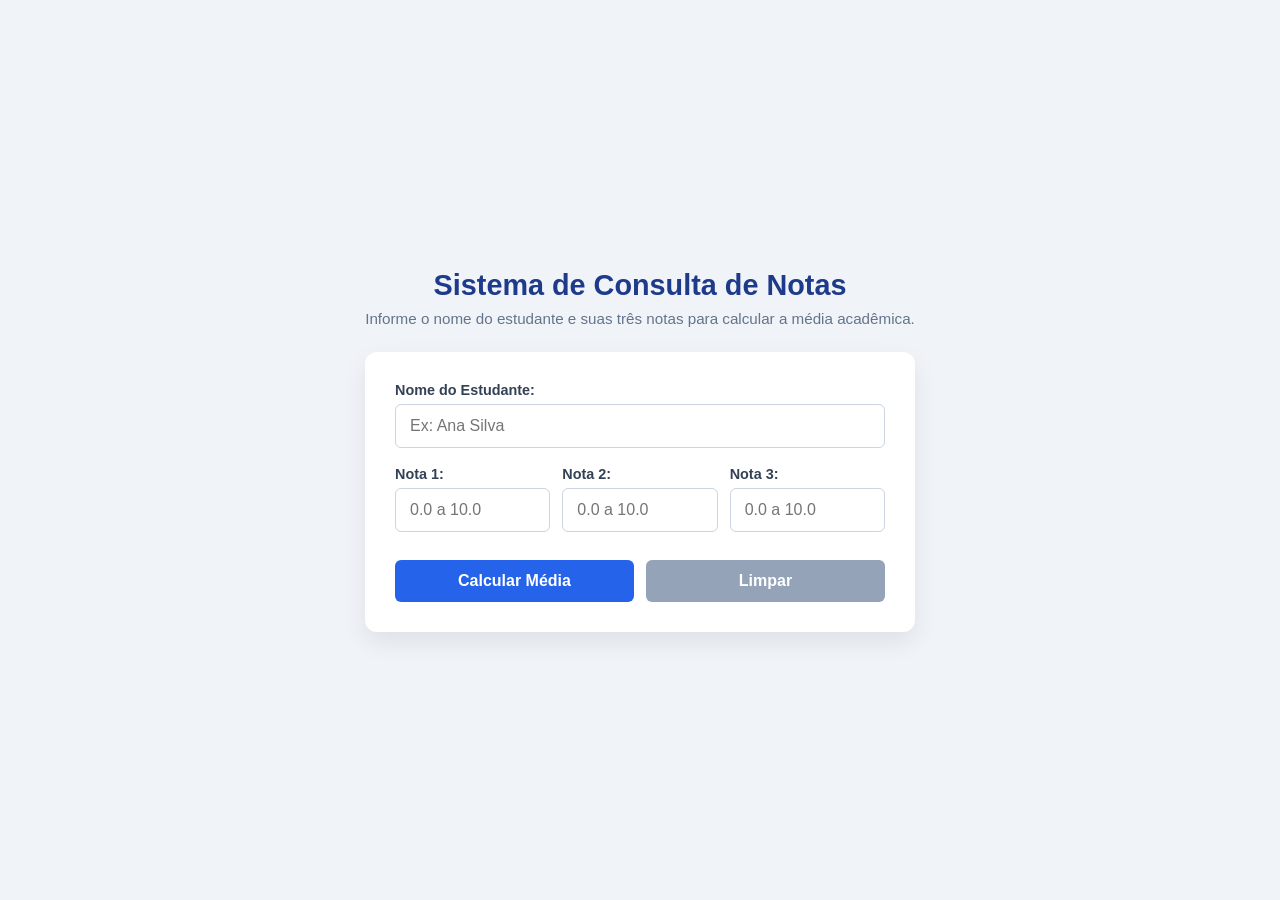
<file: aaaaaaaaaaaaaaaaaaaaa/index.html>
<!DOCTYPE html>
<html lang="pt-BR">
<head>
    <meta charset="UTF-8">
    <meta name="viewport" content="width=device-width, initial-scale=1.0">
    <title>Sistema de Consulta de Notas</title>
    <link rel="stylesheet" href="style.css">
</head>
<body>
    <main class="container">
        <header>
            <h1>Sistema de Consulta de Notas</h1>
            <p>Informe o nome do estudante e suas três notas para calcular a média acadêmica.</p>
        </header>

        <section class="card">
            <form id="form-notas" onsubmit="event.preventDefault();">
                <div class="input-group">
                    <label for="nome">Nome do Estudante:</label>
                    <input type="text" id="nome" placeholder="Ex: Ana Silva" required>
                </div>

                <div class="notas-container">
                    <div class="input-group">
                        <label for="nota1">Nota 1:</label>
                        <input type="number" id="nota1" min="0" max="10" step="0.1" placeholder="0.0 a 10.0">
                    </div>
                    <div class="input-group">
                        <label for="nota2">Nota 2:</label>
                        <input type="number" id="nota2" min="0" max="10" step="0.1" placeholder="0.0 a 10.0">
                    </div>
                    <div class="input-group">
                        <label for="nota3">Nota 3:</label>
                        <input type="number" id="nota3" min="0" max="10" step="0.1" placeholder="0.0 a 10.0">
                    </div>
                </div>

                <div class="botoes-container">
                    <button type="button" id="btn-calcular" onclick="calcularMedia()">Calcular Média</button>
                    <button type="button" id="btn-limpar" class="btn-secundario" onclick="limparCampos()">Limpar</button>
                </div>
            </form>

            <!-- Área de Resultado e Mensagens -->
            <div id="mensagem-erro" class="mensagem-erro hidden"></div>
            <div id="resultado" class="resultado-box hidden">
                <h2 id="res-nome"></h2>
                <div class="media-destaque">
                    <span>Média Final:</span>
                    <strong id="res-media"></strong>
                </div>
                <p class="situacao-texto">Situação: <span id="res-situacao"></span></p>
            </div>
        </section>
    </main>

    <script src="script.js"></script>
</body>
</html>
</file>
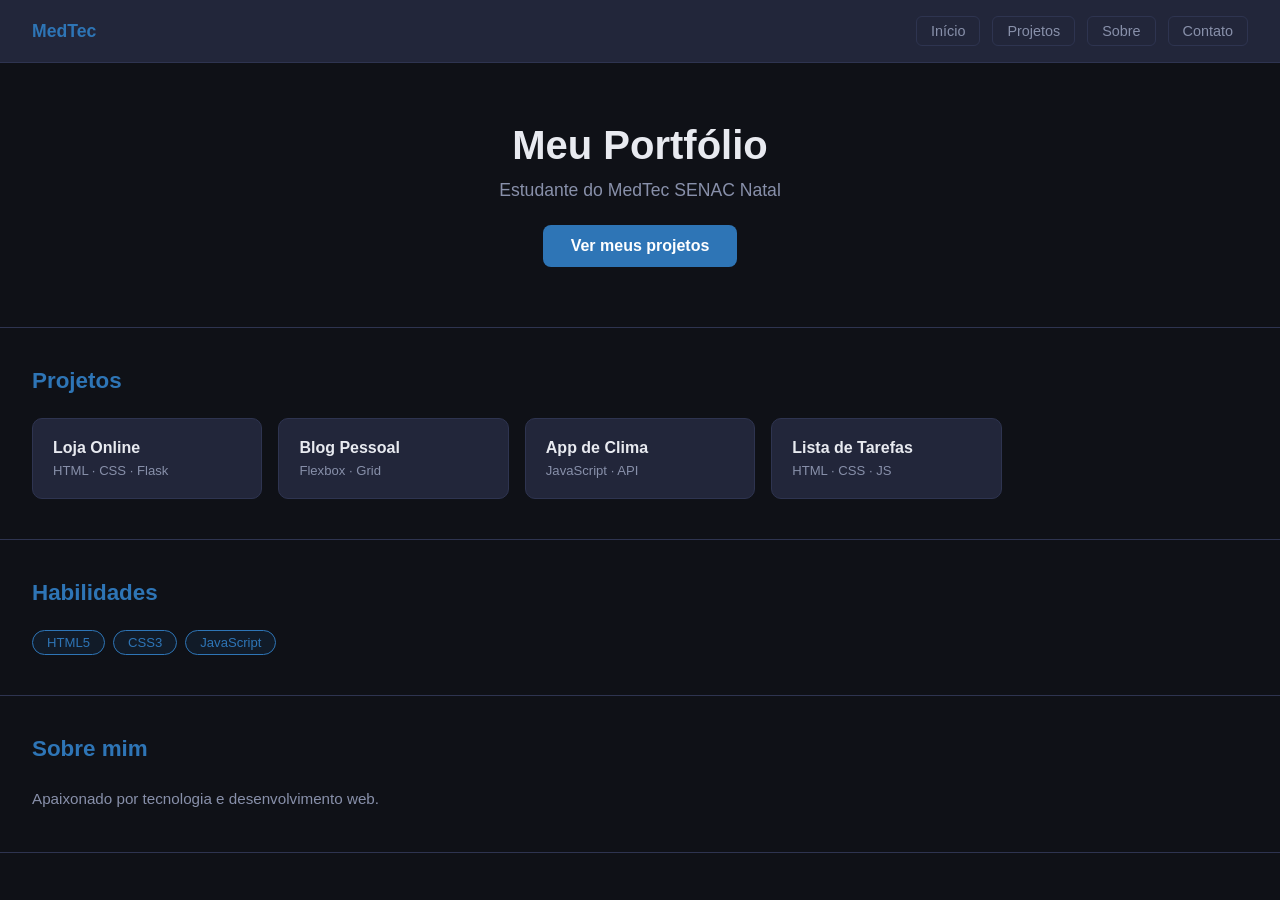
<file: naosei/index.html>
<!DOCTYPE html>
<html lang="pt-br">
<head>
  <meta charset="UTF-8">
  <meta name="viewport" content="width=device-width, initial-scale=1.0">
  <title>Portfólio — Aula 35</title>
  <link rel="stylesheet" href="style.css">
</head>
<body>

  <header class="menu">
    <span class="menu-logo" id="logo">MedTec</span>
    <nav class="menu-nav">
      <a href="#" class="menu-link">Início</a>
      <a href="#" class="menu-link">Projetos</a>
      <a href="#" class="menu-link">Sobre</a>
      <a href="#" class="menu-link">Contato</a>
    </nav>
  </header>

  <section class="hero" id="hero">
    <h1 id="titulo">Meu Portfólio</h1>
    <p class="hero-texto" id="subtitulo">Estudante do MedTec SENAC Natal</p>
    <button class="btn-hero" id="btn-hero">Ver meus projetos</button>
  </section>

  <section class="secao" id="projetos">
    <h2 class="secao-titulo">Projetos</h2>
    <div class="grade">
      <div class="projeto-card" id="card-1">
        <h3>Loja Online</h3>
        <p class="card-tech">HTML · CSS · Flask</p>
      </div>
      <div class="projeto-card" id="card-2">
        <h3>Blog Pessoal</h3>
        <p class="card-tech">Flexbox · Grid</p>
      </div>
      <div class="projeto-card" id="card-3">
        <h3>App de Clima</h3>
        <p class="card-tech">JavaScript · API</p>
      </div>
      <div class="projeto-card" id="card-4">
        <h3>Lista de Tarefas</h3>
        <p class="card-tech">HTML · CSS · JS</p>
      </div>
    </div>
  </section>

  <section class="secao" id="habilidades">
    <h2 class="secao-titulo">Habilidades</h2>
    <div class="skills-wrap" id="skills-wrap">
      <span class="skill-tag">HTML5</span>
      <span class="skill-tag">CSS3</span>
      <span class="skill-tag">JavaScript</span>
    </div>
  </section>

  <section class="secao" id="sobre">
    <h2 class="secao-titulo">Sobre mim</h2>
    <p id="texto-sobre">Apaixonado por tecnologia e desenvolvimento web.</p>
  </section>

  <script src="script.js"></script>
</body>
</html>
</file>
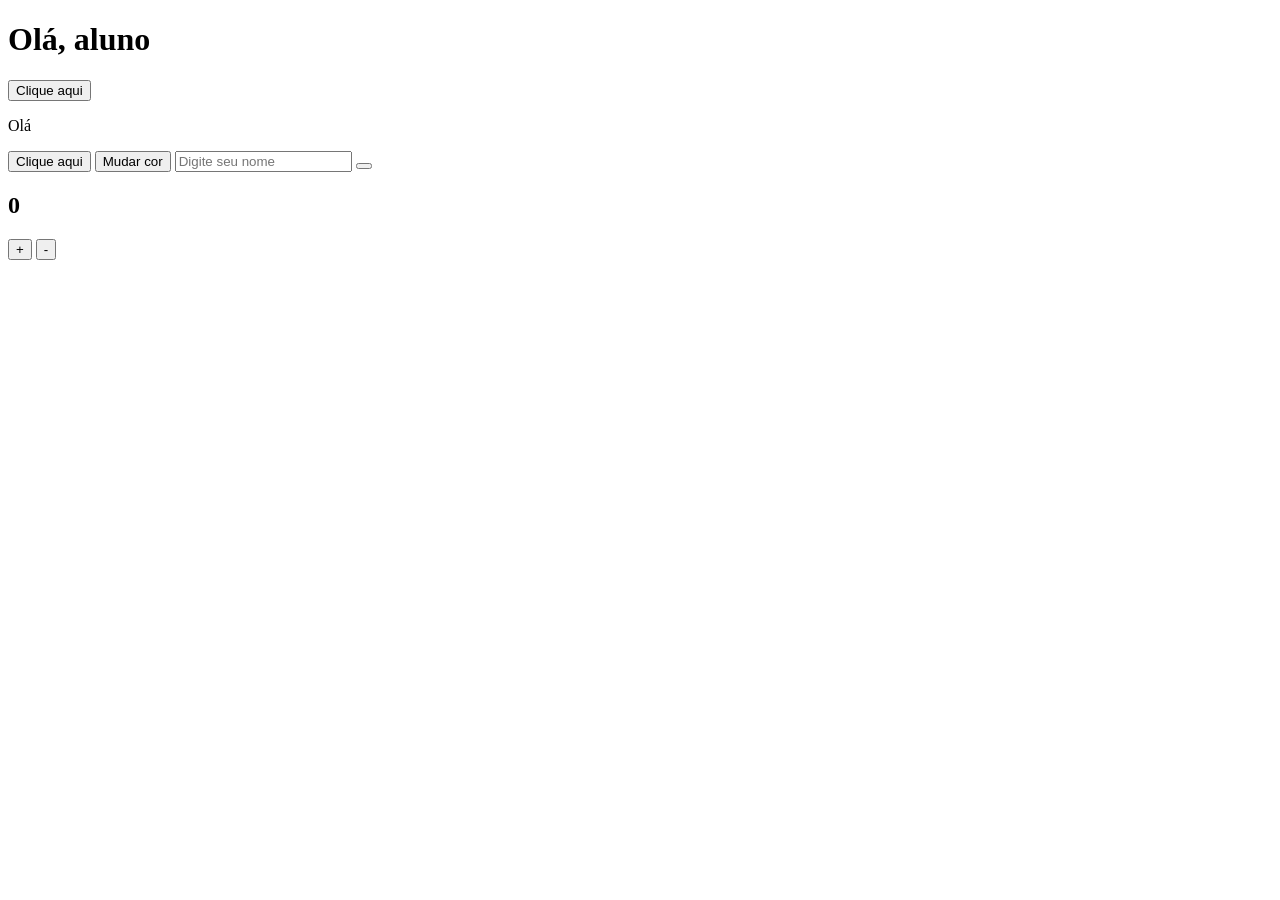
<file: trabalho/index.html>
<!DOCTYPE html>
<html lang="en">
<head>
    <meta charset="UTF-8">
    <meta name="viewport" content="width=device-width, initial-scale=1.0">
    <title>Document</title>
</head>
<body>
    <h1 id="título">Olá, aluno</h1>
<button onclick="mudartexto()"> Clique aqui </button>

<p id="mensagem">Olá</p>

<button onclick="mudarcor()">Clique aqui</button>




<button onclick="mudarcor()"> Mudar cor </button> 
<input id="none" type="text" placeholder="Digite seu nome">
<button on click="mostrarNome ()" Enviar></button>

<p id="resultado"></p>
<script src="script.js"></script>

<h2 id="número">0</h2>

<button onclick="aumentar()">+</button>
<button onclick="diminuir()">-</button>
</body>
</html>
</file>
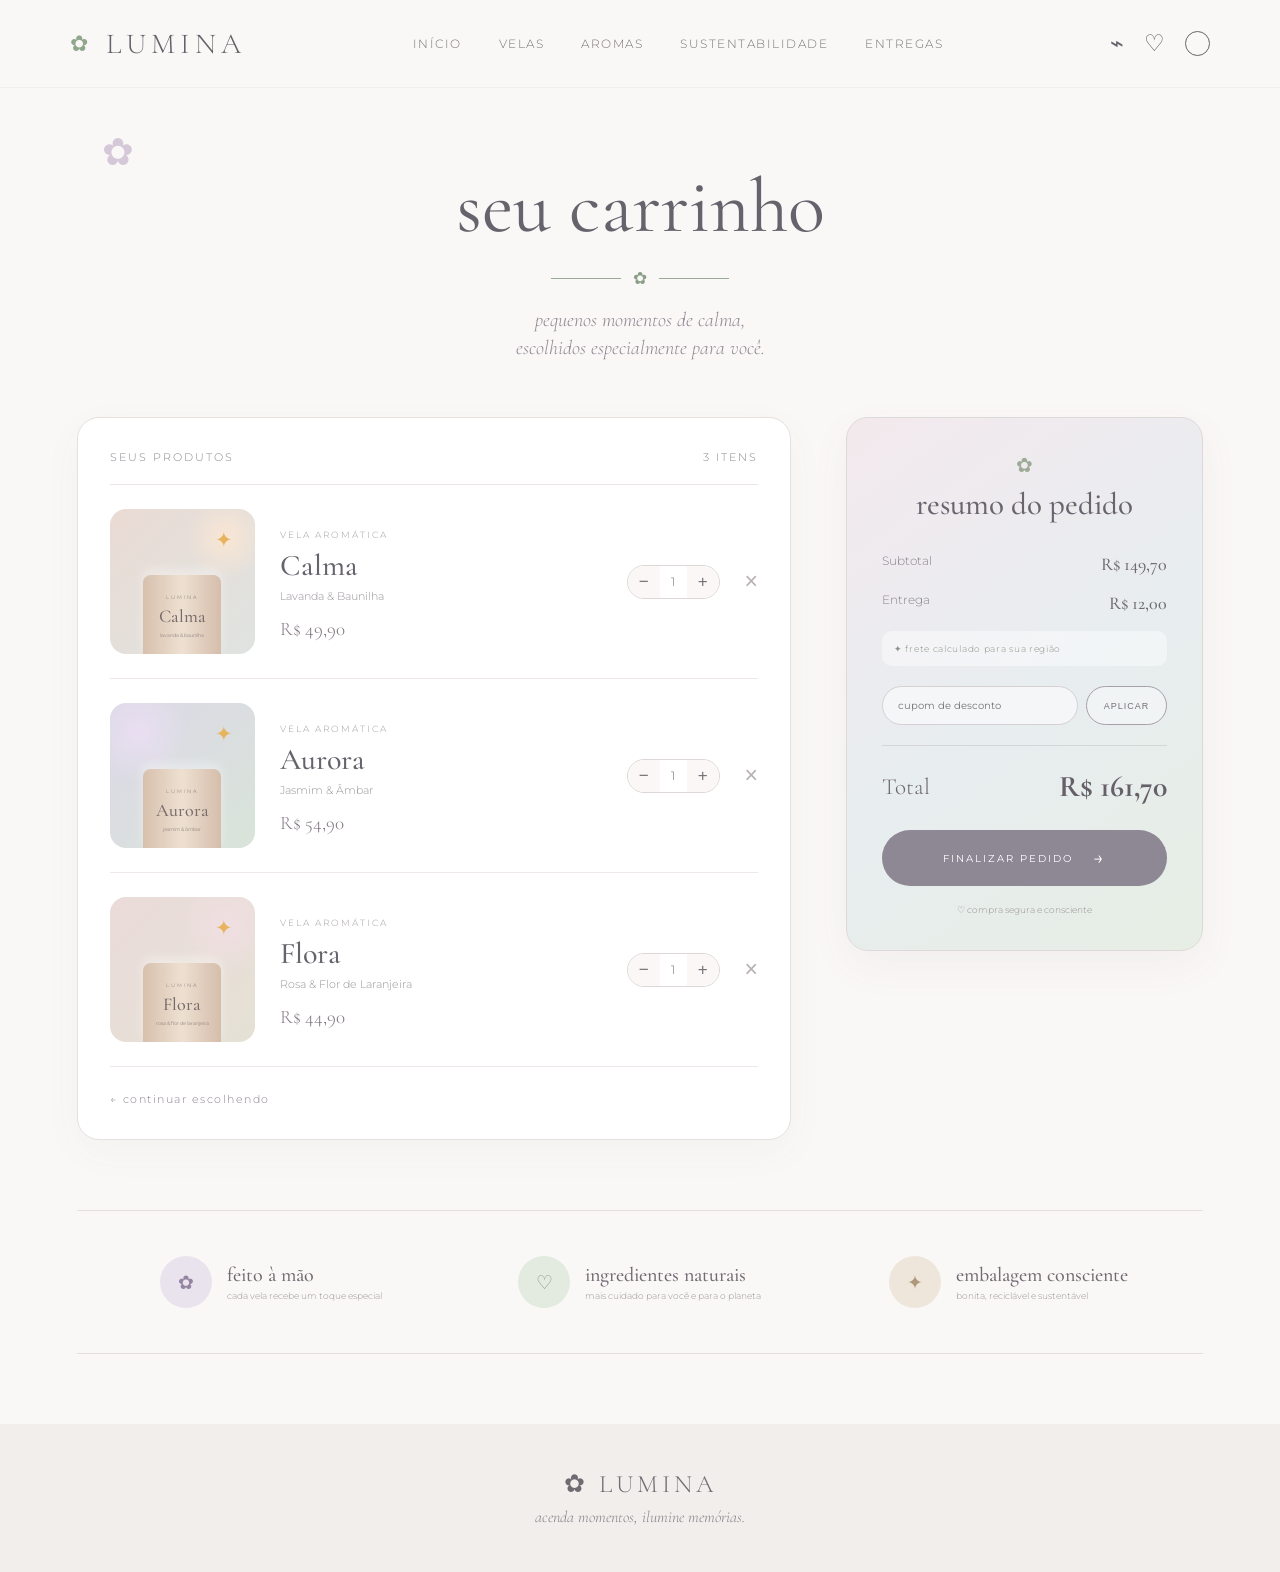
<file: trabalho sonaly/carrinho.html>
<!DOCTYPE html>
<html lang="pt-BR">
<head>
    <meta charset="UTF-8">
    <meta name="viewport" content="width=device-width, initial-scale=1.0">

    <title>LUMINA | Carrinho</title>

    <link rel="stylesheet" href="carrinho.css">

    <!-- Fontes semelhantes às da referência -->
    <link rel="preconnect" href="https://fonts.googleapis.com">
    <link rel="preconnect" href="https://fonts.gstatic.com" crossorigin>

    <link href="https://fonts.googleapis.com/css2?family=Cormorant+Garamond:wght@400;500;600&family=Montserrat:wght@300;400;500&display=swap" rel="stylesheet">
</head>

<body>

    <!-- ================= NAVBAR ================= -->

    <header class="navbar">

        <a href="#" class="logo">
            <span class="logo-flor">✿</span>
            LUMINA
        </a>

        <nav>
            <a href="inicio.html">INÍCIO</a>

            <a href="inicio.html#velas">VELAS</a>

            <a href="inicio.html#aromas">AROMAS</a>

            <a href="inicio.html#sustentabilidade">SUSTENTABILIDADE</a>
            
            <a href="entregas.html">ENTREGAS</a>
        </nav>

        <div class="nav-icons">

            <button title="Promoções">⌁</button>

            <button title="Favoritos" class="heart">
                ♡
            </button>

            <button title="Perfil" class="profile"></button>

        </div>

    </header>


    <!-- ================= CABEÇALHO ================= -->

    <main>

        <section class="cart-header">

            <div class="decoracao">✿</div>

            <h1>seu carrinho</h1>

            <div class="ornamento">
                <span></span>
                ✿
                <span></span>
            </div>

            <p>
                pequenos momentos de calma,<br>
                escolhidos especialmente para você.
            </p>

        </section>


        <!-- ================= CARRINHO ================= -->

        <section class="cart-container">

            <!-- PRODUTOS -->

            <div class="cart-products">

                <div class="cart-title">
                    <span>seus produtos</span>
                    <span id="cart-count">3 itens</span>
                </div>


                <!-- PRODUTO 1 -->

                <article class="cart-item" data-price="49.90">

                    <div class="product-image image-calma">
                        <span class="shine">✦</span>

                        <div class="candle">
                            <small>LUMINA</small>
                            <strong>Calma</strong>
                            <em>lavanda & baunilha</em>
                        </div>
                    </div>


                    <div class="product-info">

                        <span class="product-category">
                            vela aromática
                        </span>

                        <h2>Calma</h2>

                        <p>
                            Lavanda & Baunilha
                        </p>

                        <span class="product-price">
                            R$ 49,90
                        </span>

                    </div>


                    <div class="quantity">

                        <button class="minus">−</button>

                        <span class="quantity-value">1</span>

                        <button class="plus">+</button>

                    </div>


                    <button class="remove">
                        ×
                    </button>

                </article>


                <!-- PRODUTO 2 -->

                <article class="cart-item" data-price="54.90">

                    <div class="product-image image-aurora">
                        <span class="shine">✦</span>

                        <div class="candle">
                            <small>LUMINA</small>
                            <strong>Aurora</strong>
                            <em>jasmim & âmbar</em>
                        </div>
                    </div>


                    <div class="product-info">

                        <span class="product-category">
                            vela aromática
                        </span>

                        <h2>Aurora</h2>

                        <p>
                            Jasmim & Âmbar
                        </p>

                        <span class="product-price">
                            R$ 54,90
                        </span>

                    </div>


                    <div class="quantity">

                        <button class="minus">−</button>

                        <span class="quantity-value">1</span>

                        <button class="plus">+</button>

                    </div>


                    <button class="remove">
                        ×
                    </button>

                </article>


                <!-- PRODUTO 3 -->

                <article class="cart-item" data-price="44.90">

                    <div class="product-image image-flora">
                        <span class="shine">✦</span>

                        <div class="candle">
                            <small>LUMINA</small>
                            <strong>Flora</strong>
                            <em>rosa & flor de laranjeira</em>
                        </div>
                    </div>


                    <div class="product-info">

                        <span class="product-category">
                            vela aromática
                        </span>

                        <h2>Flora</h2>

                        <p>
                            Rosa & Flor de Laranjeira
                        </p>

                        <span class="product-price">
                            R$ 44,90
                        </span>

                    </div>


                    <div class="quantity">

                        <button class="minus">−</button>

                        <span class="quantity-value">1</span>

                        <button class="plus">+</button>

                    </div>


                    <button class="remove">
                        ×
                    </button>

                </article>


                <a href="#" class="continue-shopping">
                    ← continuar escolhendo
                </a>

            </div>


            <!-- ================= RESUMO ================= -->

            <aside class="order-summary">

                <div class="summary-decoration">✿</div>

                <h2>resumo do pedido</h2>

                <div class="summary-line">
                    <span>Subtotal</span>
                    <strong id="subtotal">R$ 149,70</strong>
                </div>


                <div class="summary-line">
                    <span>Entrega</span>
                    <strong id="shipping">R$ 12,00</strong>
                </div>


                <div class="shipping-info">
                    ✦ frete calculado para sua região
                </div>


                <div class="coupon">

                    <input
                        type="text"
                        id="coupon"
                        placeholder="cupom de desconto"
                    >

                    <button id="apply-coupon">
                        aplicar
                    </button>

                </div>


                <div class="summary-total">

                    <span>Total</span>

                    <strong id="total">
                        R$ 161,70
                    </strong>

                </div>


                <button class="checkout" id="checkout">
                    finalizar pedido
                    <span>→</span>
                </button>


                <p class="secure">
                    ♡ compra segura e consciente
                </p>

            </aside>

        </section>


        <!-- ================= BENEFÍCIOS ================= -->

        <section class="benefits">

            <div class="benefit">
                <div class="benefit-icon">✿</div>

                <div>
                    <h3>feito à mão</h3>
                    <p>cada vela recebe um toque especial</p>
                </div>
            </div>


            <div class="benefit">
                <div class="benefit-icon">♡</div>

                <div>
                    <h3>ingredientes naturais</h3>
                    <p>mais cuidado para você e para o planeta</p>
                </div>
            </div>


            <div class="benefit">
                <div class="benefit-icon">✦</div>

                <div>
                    <h3>embalagem consciente</h3>
                    <p>bonita, reciclável e sustentável</p>
                </div>
            </div>

        </section>

    </main>


    <footer>
        <div class="footer-logo">
            ✿ LUMINA
        </div>

        <p>
            acenda momentos, ilumine memórias.
        </p>
    </footer>


    <script src="carrinho.js"></script>

</body>
</html>
</file>
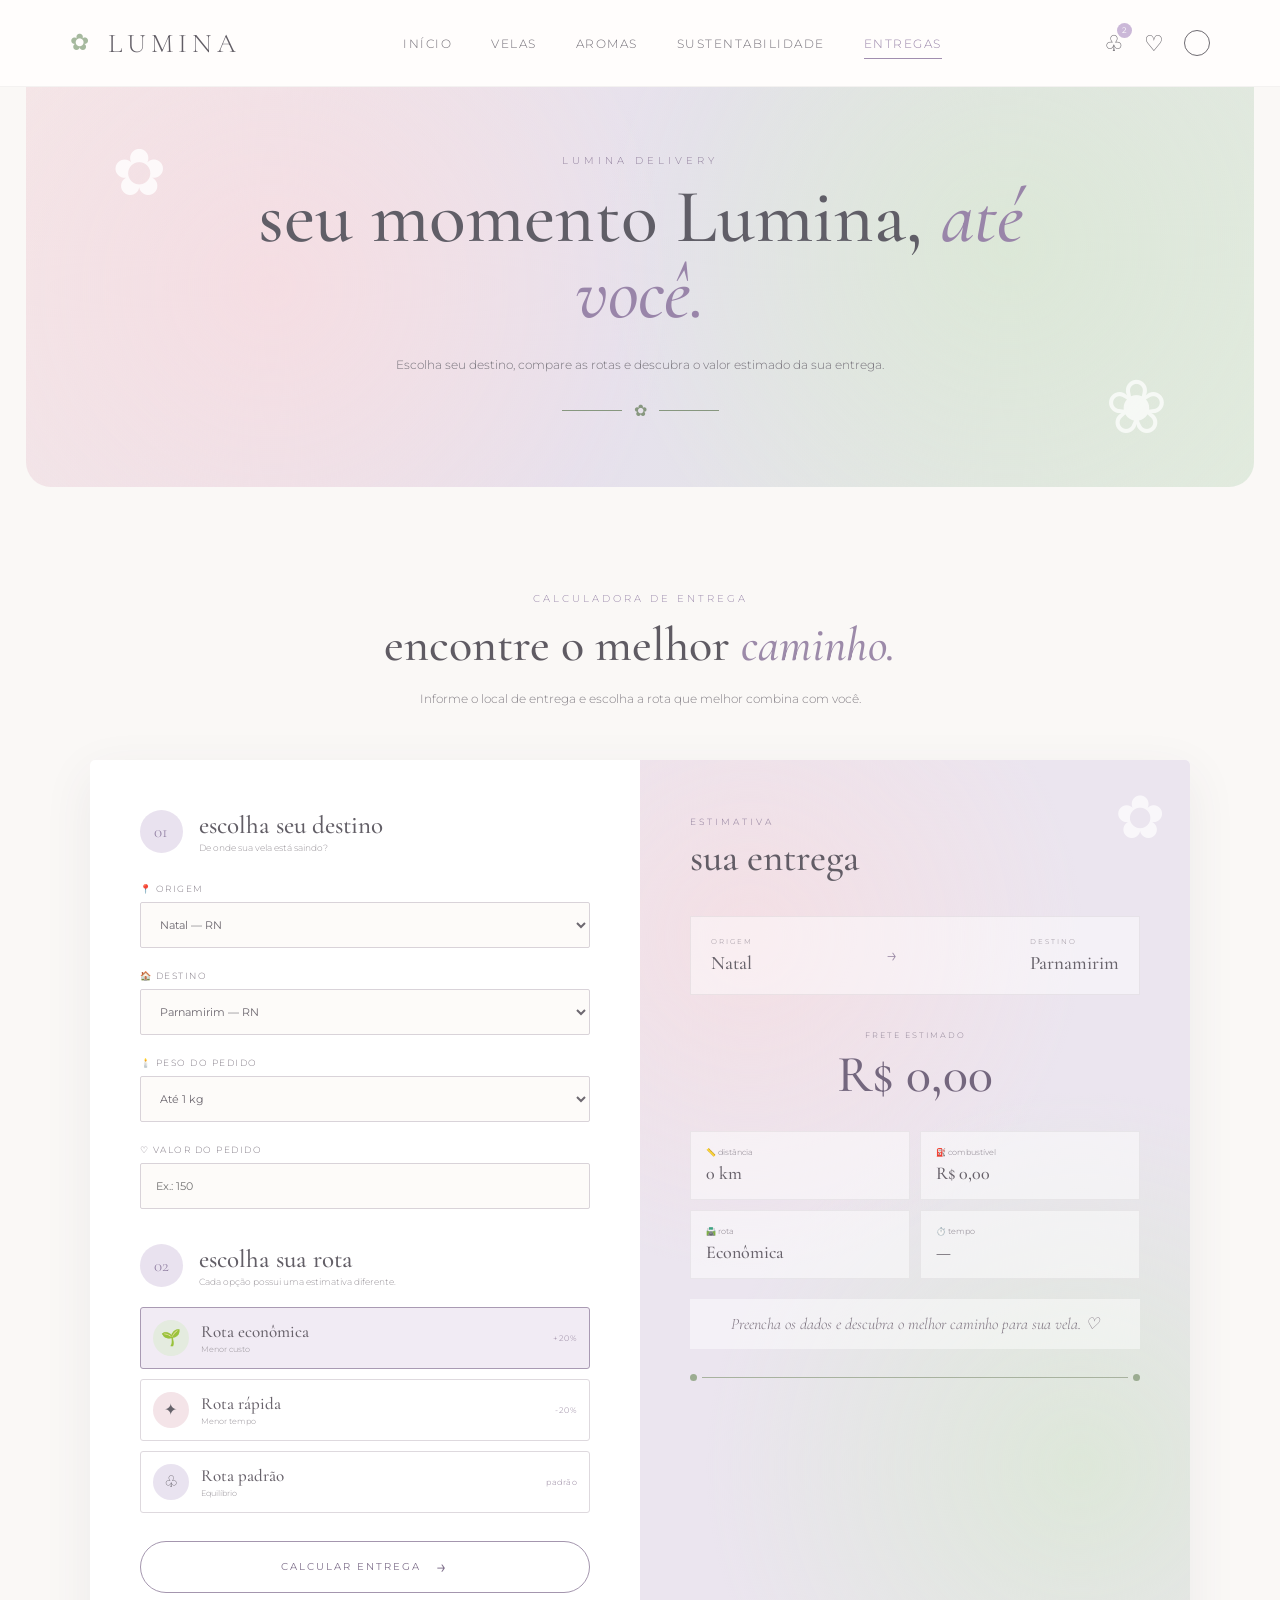
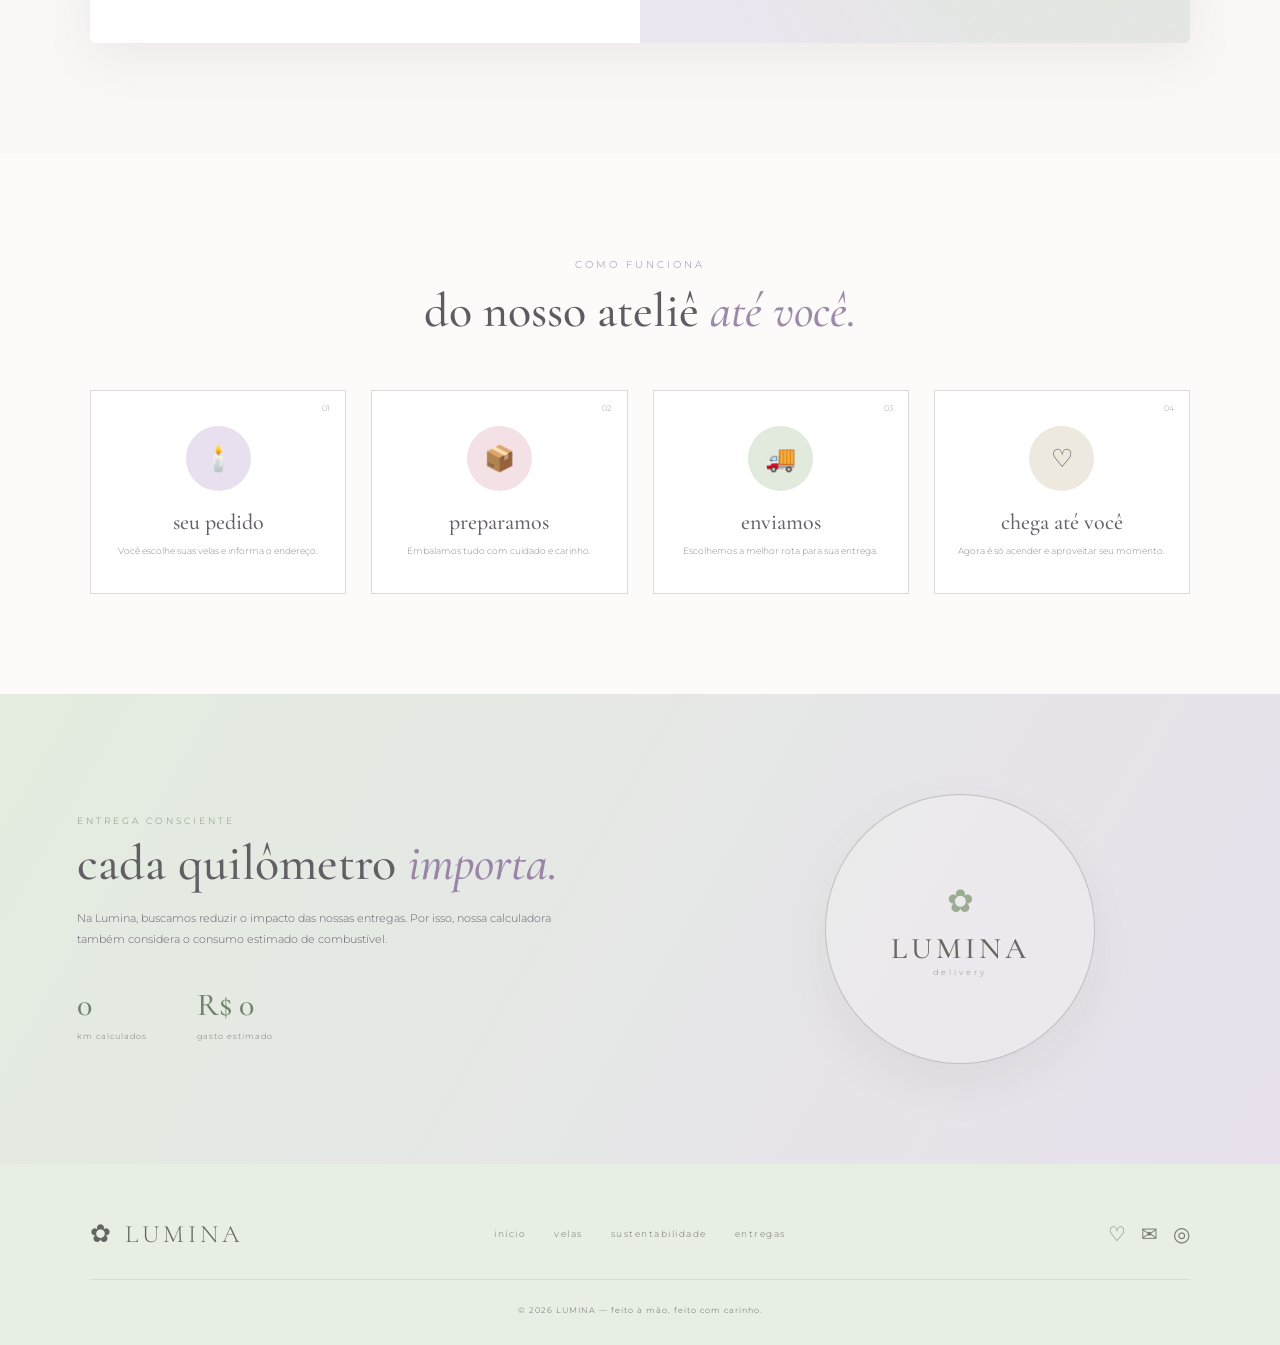
<file: trabalho sonaly/entregas.html>
<!DOCTYPE html>
<html lang="pt-BR">

<head>

    <meta charset="UTF-8">
    <meta name="viewport" content="width=device-width, initial-scale=1.0">

    <title>LUMINA — Entregas</title>

    <!-- Fontes -->
    <link rel="preconnect" href="https://fonts.googleapis.com">
    <link rel="preconnect" href="https://fonts.gstatic.com" crossorigin>

    <link
        href="https://fonts.googleapis.com/css2?family=Cormorant+Garamond:wght@400;500;600&family=Montserrat:wght@300;400;500&display=swap"
        rel="stylesheet">

    <link rel="stylesheet" href="entregas.css">

</head>


<body>


<!-- ==================================================
     NAVBAR
================================================== -->

<header class="navbar">

    <a href="index.html" class="logo">

        <span class="logo-flower">✿</span>

        <span>LUMINA</span>

    </a>


    <nav>

        <a href="index.html">INÍCIO</a>

        <a href="index.html#velas">VELAS</a>

        <a href="index.html#aromas">AROMAS</a>

        <a href="index.html#sustentabilidade">
            SUSTENTABILIDADE
        </a>

        <a href="entregas.html" class="active">
            ENTREGAS
        </a>

    </nav>


    <div class="nav-icons">

        <button class="icon-button">
            ♧
            <span class="cart-number">2</span>
        </button>

        <button class="icon-button">
            ♡
        </button>

        <button class="profile-button"></button>

    </div>

</header>



<!-- ==================================================
     CABEÇALHO DA PÁGINA
================================================== -->

<section class="delivery-hero">

    <div class="little-flower">
        ✿
    </div>


    <span class="small-title">
        LUMINA DELIVERY
    </span>


    <h1>
        seu momento Lumina,
        <em>até você.</em>
    </h1>


    <p>
        Escolha seu destino, compare as rotas e descubra
        o valor estimado da sua entrega.
    </p>


    <div class="hero-ornament">

        <span></span>

        ✿

        <span></span>

    </div>

</section>



<!-- ==================================================
     CALCULADORA
================================================== -->

<main>


<section class="calculator-section">


    <div class="section-heading">

        <span>
            CALCULADORA DE ENTREGA
        </span>

        <h2>
            encontre o melhor
            <em>caminho.</em>
        </h2>

        <p>
            Informe o local de entrega e escolha a rota
            que melhor combina com você.
        </p>

    </div>



    <div class="calculator">


        <!-- FORMULÁRIO -->

        <div class="form-area">


            <div class="form-title">

                <span class="step">
                    01
                </span>

                <div>

                    <h3>
                        escolha seu destino
                    </h3>

                    <p>
                        De onde sua vela está saindo?
                    </p>

                </div>

            </div>



            <!-- ORIGEM -->

            <div class="input-group">

                <label for="origem">
                    📍 ORIGEM
                </label>

                <select id="origem">

                    <option value="natal">
                        Natal — RN
                    </option>

                    <option value="parnamirim">
                        Parnamirim — RN
                    </option>

                </select>

            </div>



            <!-- DESTINO -->

            <div class="input-group">

                <label for="destino">
                    🏠 DESTINO
                </label>

                <select id="destino">

                    <option value="parnamirim">
                        Parnamirim — RN
                    </option>

                    <option value="natal">
                        Natal — RN
                    </option>

                    <option value="extremoz">
                        Extremoz — RN
                    </option>

                    <option value="saogoncalo">
                        São Gonçalo do Amarante — RN
                    </option>

                    <option value="macaiba">
                        Macaíba — RN
                    </option>

                    <option value="cearamirim">
                        Ceará-Mirim — RN
                    </option>

                    <option value="joaopessoa">
                        João Pessoa — PB
                    </option>

                </select>

            </div>



            <!-- PESO -->

            <div class="input-group">

                <label for="peso">
                    🕯️ PESO DO PEDIDO
                </label>

                <select id="peso">

                    <option value="1">
                        Até 1 kg
                    </option>

                    <option value="2">
                        1 kg — 2 kg
                    </option>

                    <option value="3">
                        2 kg — 5 kg
                    </option>

                    <option value="5">
                        Acima de 5 kg
                    </option>

                </select>

            </div>



            <!-- VALOR DO PEDIDO -->

            <div class="input-group">

                <label for="valorPedido">
                    ♡ VALOR DO PEDIDO
                </label>

                <input
                    type="number"
                    id="valorPedido"
                    placeholder="Ex.: 150"
                    min="0"
                >

            </div>



            <div class="form-title route-title">

                <span class="step">
                    02
                </span>

                <div>

                    <h3>
                        escolha sua rota
                    </h3>

                    <p>
                        Cada opção possui uma estimativa diferente.
                    </p>

                </div>

            </div>



            <!-- ROTAS -->

            <div class="route-options">


                <label class="route-option">

                    <input
                        type="radio"
                        name="rota"
                        value="economica"
                        checked
                    >

                    <div class="route-content">

                        <div class="route-icon">
                            🌱
                        </div>

                        <div>

                            <strong>
                                Rota econômica
                            </strong>

                            <p>
                                Menor custo
                            </p>

                        </div>

                    </div>

                    <span class="route-time">
                        +20%
                    </span>

                </label>



                <label class="route-option">

                    <input
                        type="radio"
                        name="rota"
                        value="rapida"
                    >

                    <div class="route-content">

                        <div class="route-icon">
                            ✦
                        </div>

                        <div>

                            <strong>
                                Rota rápida
                            </strong>

                            <p>
                                Menor tempo
                            </p>

                        </div>

                    </div>

                    <span class="route-time">
                        -20%
                    </span>

                </label>



                <label class="route-option">

                    <input
                        type="radio"
                        name="rota"
                        value="padrao"
                    >

                    <div class="route-content">

                        <div class="route-icon">
                            ♧
                        </div>

                        <div>

                            <strong>
                                Rota padrão
                            </strong>

                            <p>
                                Equilíbrio
                            </p>

                        </div>

                    </div>

                    <span class="route-time">
                        padrão
                    </span>

                </label>


            </div>



            <button
                class="calculate-button"
                onclick="calcularEntrega()"
            >

                CALCULAR ENTREGA

                <span>→</span>

            </button>


        </div>



        <!-- RESULTADO -->

        <div class="result-area">


            <div class="result-decoration">
                ✿
            </div>


            <span class="result-title">
                ESTIMATIVA
            </span>


            <h2>
                sua entrega
            </h2>


            <div class="result-route">

                <div>

                    <small>
                        ORIGEM
                    </small>

                    <strong id="resultadoOrigem">
                        Natal
                    </strong>

                </div>


                <span class="arrow">
                    →
                </span>


                <div>

                    <small>
                        DESTINO
                    </small>

                    <strong id="resultadoDestino">
                        Parnamirim
                    </strong>

                </div>

            </div>



            <div class="result-main">

                <span>
                    FRETE ESTIMADO
                </span>

                <strong id="frete">
                    R$ 0,00
                </strong>

            </div>



            <div class="result-details">


                <div>

                    <span>
                        📏 distância
                    </span>

                    <strong id="distancia">
                        0 km
                    </strong>

                </div>


                <div>

                    <span>
                        ⛽ combustível
                    </span>

                    <strong id="combustivel">
                        R$ 0,00
                    </strong>

                </div>


                <div>

                    <span>
                        🛣️ rota
                    </span>

                    <strong id="tipoRota">
                        Econômica
                    </strong>

                </div>


                <div>

                    <span>
                        ⏱️ tempo
                    </span>

                    <strong id="tempo">
                        —
                    </strong>

                </div>


            </div>



            <div class="delivery-message" id="mensagem">

                Preencha os dados e descubra
                o melhor caminho para sua vela. ♡

            </div>



            <div class="route-line">

                <span class="dot"></span>

                <div class="line"></div>

                <span class="dot"></span>

            </div>


        </div>


    </div>

</section>



<!-- ==================================================
     COMO FUNCIONA
================================================== -->

<section class="how-section">


    <div class="section-heading">

        <span>
            COMO FUNCIONA
        </span>

        <h2>
            do nosso ateliê
            <em>até você.</em>
        </h2>

    </div>



    <div class="steps">


        <div class="step-card">

            <span>
                01
            </span>

            <div class="step-icon">
                🕯️
            </div>

            <h3>
                seu pedido
            </h3>

            <p>
                Você escolhe suas velas
                e informa o endereço.
            </p>

        </div>



        <div class="step-card">

            <span>
                02
            </span>

            <div class="step-icon">
                📦
            </div>

            <h3>
                preparamos
            </h3>

            <p>
                Embalamos tudo com
                cuidado e carinho.
            </p>

        </div>



        <div class="step-card">

            <span>
                03
            </span>

            <div class="step-icon">
                🚚
            </div>

            <h3>
                enviamos
            </h3>

            <p>
                Escolhemos a melhor
                rota para sua entrega.
            </p>

        </div>



        <div class="step-card">

            <span>
                04
            </span>

            <div class="step-icon">
                ♡
            </div>

            <h3>
                chega até você
            </h3>

            <p>
                Agora é só acender
                e aproveitar seu momento.
            </p>

        </div>


    </div>

</section>



<!-- ==================================================
     SUSTENTABILIDADE
================================================== -->

<section class="eco-delivery">


    <div class="eco-content">

        <span>
            ENTREGA CONSCIENTE
        </span>

        <h2>
            cada quilômetro
            <em>importa.</em>
        </h2>

        <p>
            Na Lumina, buscamos reduzir o impacto das nossas
            entregas. Por isso, nossa calculadora também considera
            o consumo estimado de combustível.
        </p>

        <div class="eco-stat">

            <div>
                <strong id="kmTotal">
                    0
                </strong>

                <span>
                    km calculados
                </span>
            </div>

            <div>
                <strong id="combustivelEco">
                    R$ 0
                </strong>

                <span>
                    gasto estimado
                </span>
            </div>

        </div>

    </div>


    <div class="eco-decoration">

        <div class="eco-circle">

            <span>
                ✿
            </span>

            <strong>
                LUMINA
            </strong>

            <small>
                delivery
            </small>

        </div>

    </div>

</section>


</main>



<!-- ==================================================
     FOOTER
================================================== -->

<footer>

    <div class="footer-logo">
        ✿ LUMINA
    </div>


    <div class="footer-links">

        <a href="index.html">
            início
        </a>

        <a href="index.html#velas">
            velas
        </a>

        <a href="index.html#sustentabilidade">
            sustentabilidade
        </a>

        <a href="entregas.html">
            entregas
        </a>

    </div>


    <div class="social">
        ♡ &nbsp; ✉ &nbsp; ◎
    </div>


    <p>
        © 2026 LUMINA — feito à mão, feito com carinho.
    </p>

</footer>



<script src="entregas.js"></script>

</body>

</html>
</file>
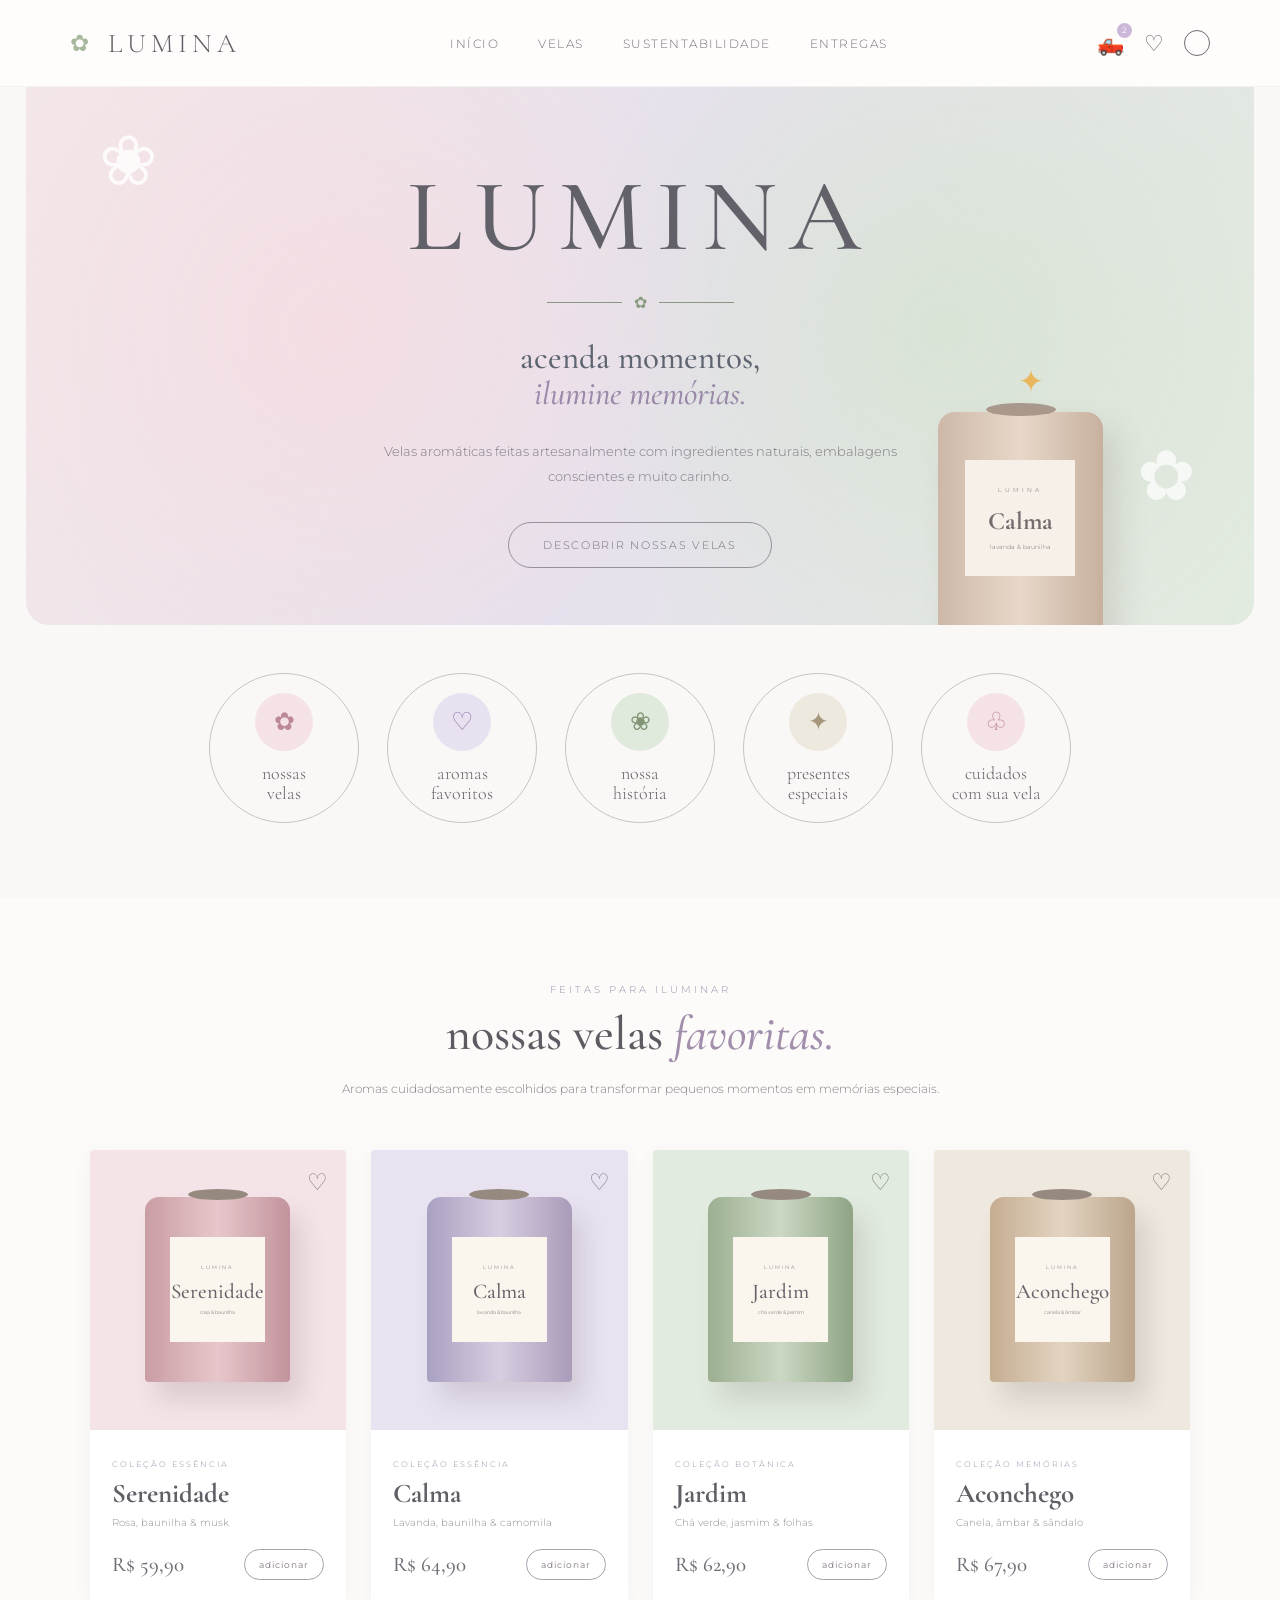
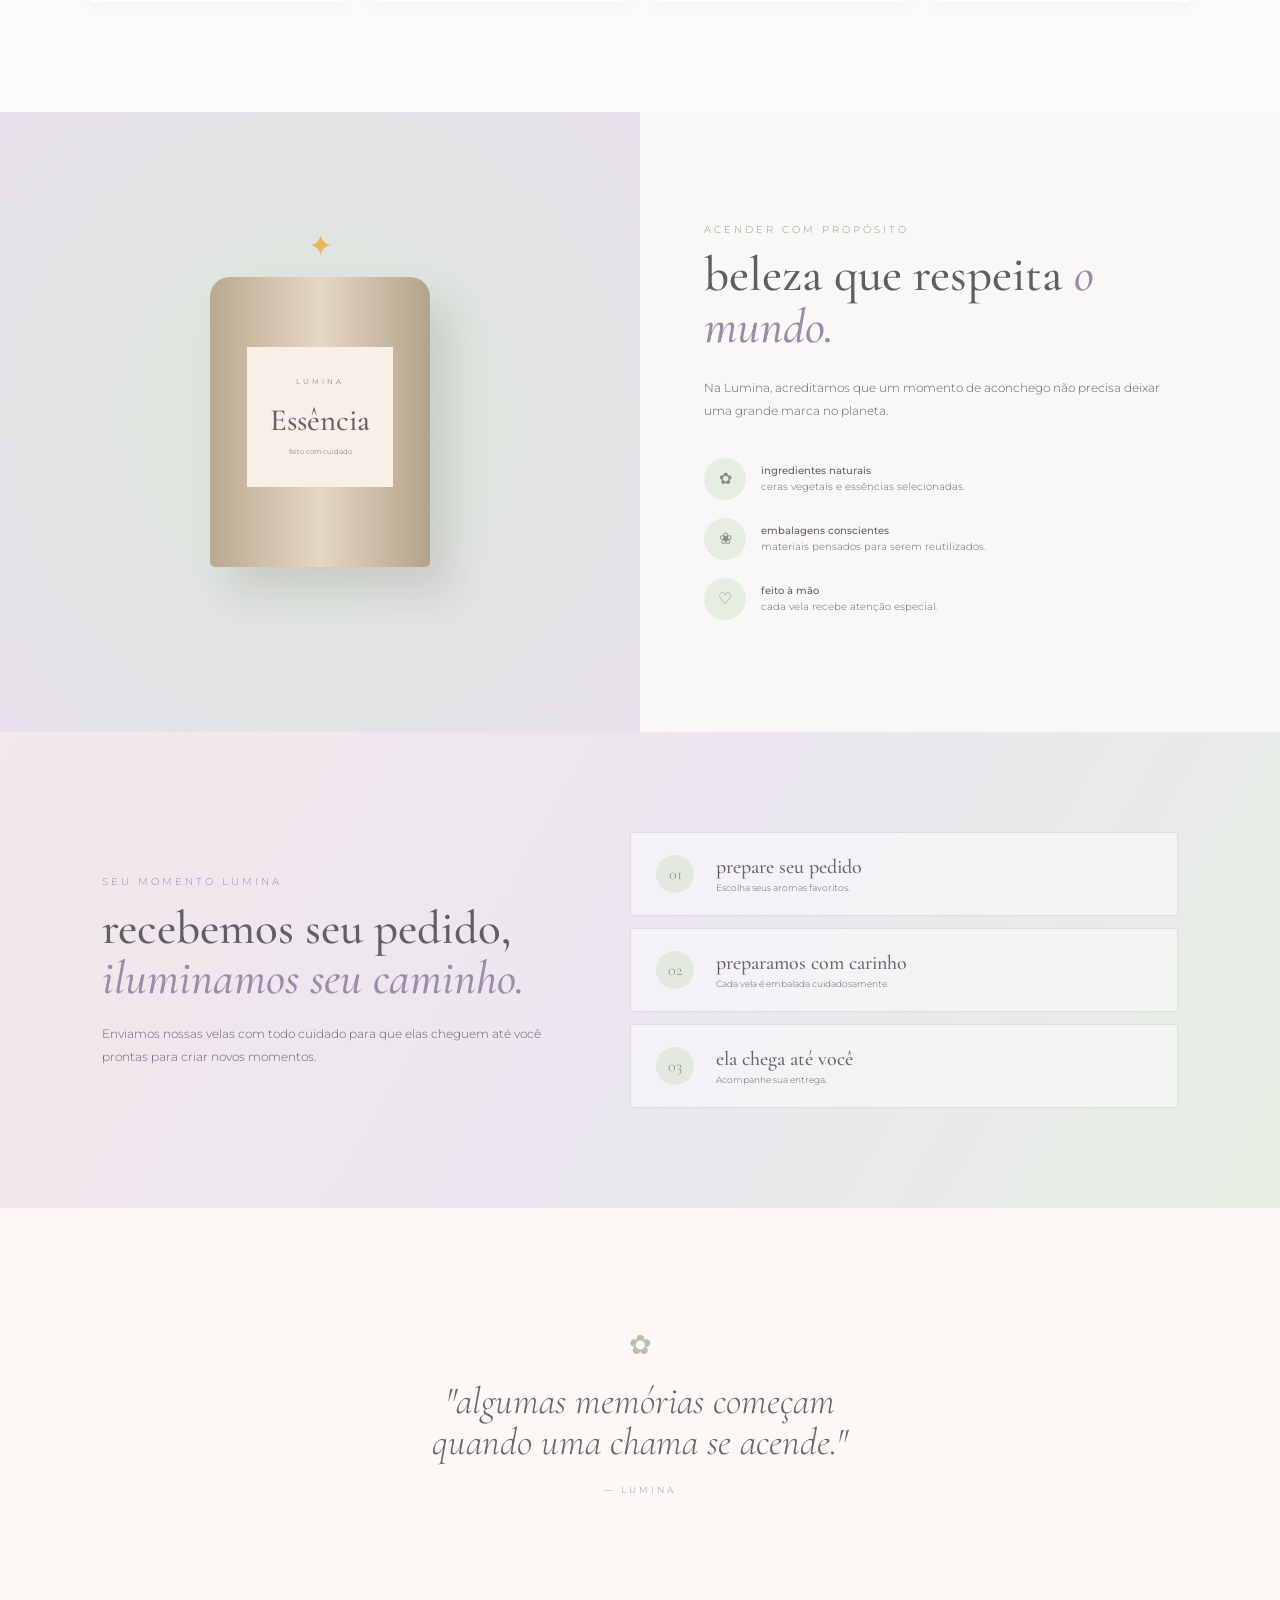
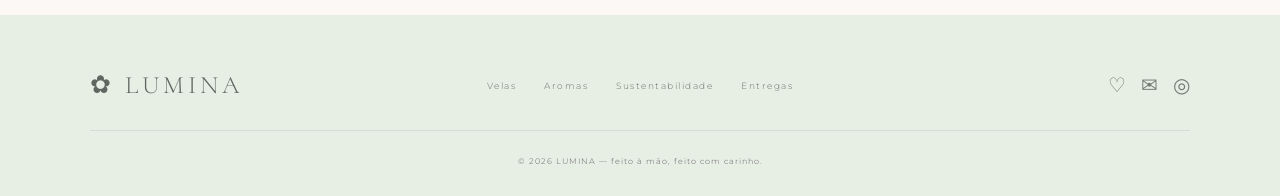
<file: trabalho sonaly/inicio.html>
<!DOCTYPE html>
<html lang="pt-BR">
<head>
    <meta charset="UTF-8">
    <meta name="viewport" content="width=device-width, initial-scale=1.0">

    <title>LUMINA — Velas Aromáticas</title>

    <!-- Fontes -->
    <link rel="preconnect" href="https://fonts.googleapis.com">
    <link rel="preconnect" href="https://fonts.gstatic.com" crossorigin>

    <link href="https://fonts.googleapis.com/css2?family=Cormorant+Garamond:wght@400;500;600&family=Montserrat:wght@300;400;500&display=swap" rel="stylesheet">

    <link rel="stylesheet" href="inicio.css">
</head>

<body>

    <!-- ================= NAVBAR ================= -->

    <header class="navbar">

        <div class="logo">
            <span class="logo-flower">✿</span>
            <span>LUMINA</span>
        </div>

        <nav>
            <a href="#inicio">INÍCIO</a>
            <a href="#velas">VELAS</a>
            <a href="#sustentabilidade">SUSTENTABILIDADE</a>
            <a href="entregas.html">ENTREGAS</a>
            
        </nav>

        <div class="nav-icons">

            <button title="Carrinho" class="icon-button">
                🛻
                <span class="cart-number">2</span>
            </button>

            <button title="Favoritos" class="icon-button">
                ♡
            </button>

            <button title="Perfil" class="profile-button">
                <span></span>
            </button>

        </div>

    </header>


    <!-- ================= HERO ================= -->

    <main id="inicio">

        <section class="hero">

            <div class="hero-decoration decoration-left">❀</div>

            <div class="hero-content">

                <h1>LUMINA</h1>

                <div class="ornament">
                    <span></span>
                    ✿
                    <span></span>
                </div>

                <h2>
                    acenda momentos,<br>
                    <em>ilumine memórias.</em>
                </h2>

                <p>
                    Velas aromáticas feitas artesanalmente com ingredientes naturais,
                    embalagens conscientes e muito carinho.
                </p>

                <a href="#velas" class="main-button">
                    DESCOBRIR NOSSAS VELAS
                </a>

            </div>

            <div class="hero-product">

                <div class="sparkle">✦</div>

                <div class="candle candle-hero">

                    <div class="candle-lid"></div>

                    <div class="candle-label">
                        <small>LUMINA</small>
                        <strong>Calma</strong>
                        <span>lavanda & baunilha</span>
                    </div>

                </div>

                <div class="flower-decoration">✿</div>

            </div>

        </section>


        <!-- ================= CATEGORIAS ================= -->

        <section class="categories">

            <a href="#velas" class="category-card">
                <div class="category-icon pink">✿</div>
                <span>nossas<br>velas</span>
            </a>

            <a href="#aromas" class="category-card">
                <div class="category-icon lilac">♡</div>
                <span>aromas<br>favoritos</span>
            </a>

            <a href="#historia" class="category-card">
                <div class="category-icon green">❀</div>
                <span>nossa<br>história</span>
            </a>

            <a href="#presentes" class="category-card">
                <div class="category-icon beige">✦</div>
                <span>presentes<br>especiais</span>
            </a>

            <a href="#cuidados" class="category-card">
                <div class="category-icon pink">♧</div>
                <span>cuidados<br>com sua vela</span>
            </a>

        </section>


        <!-- ================= PRODUTOS ================= -->

        <section class="products-section" id="velas">

            <div class="section-heading">

                <span>FEITAS PARA ILUMINAR</span>

                <h2>
                    nossas velas
                    <em>favoritas.</em>
                </h2>

                <p>
                    Aromas cuidadosamente escolhidos para transformar
                    pequenos momentos em memórias especiais.
                </p>

            </div>


            <div class="products-grid">


                <!-- PRODUTO 1 -->

                <article class="product-card">

                    <div class="product-image pink-bg">

                        <span class="favorite">♡</span>

                        <div class="mini-candle candle-pink">

                            <div class="mini-lid"></div>

                            <div class="mini-label">
                                <small>LUMINA</small>
                                <b>Serenidade</b>
                                <span>rosa & baunilha</span>
                            </div>

                        </div>

                    </div>

                    <div class="product-info">

                        <span class="product-category">COLEÇÃO ESSÊNCIA</span>

                        <h3>Serenidade</h3>

                        <p>Rosa, baunilha & musk</p>

                        <div class="product-bottom">

                            <strong>R$ 59,90</strong>

                            <button class="buy-button">
                                adicionar
                            </button>

                        </div>

                    </div>

                </article>


                <!-- PRODUTO 2 -->

                <article class="product-card">

                    <div class="product-image lilac-bg">

                        <span class="favorite">♡</span>

                        <div class="mini-candle candle-lilac">

                            <div class="mini-lid"></div>

                            <div class="mini-label">
                                <small>LUMINA</small>
                                <b>Calma</b>
                                <span>lavanda & baunilha</span>
                            </div>

                        </div>

                    </div>

                    <div class="product-info">

                        <span class="product-category">COLEÇÃO ESSÊNCIA</span>

                        <h3>Calma</h3>

                        <p>Lavanda, baunilha & camomila</p>

                        <div class="product-bottom">

                            <strong>R$ 64,90</strong>

                            <button class="buy-button">
                                adicionar
                            </button>

                        </div>

                    </div>

                </article>


                <!-- PRODUTO 3 -->

                <article class="product-card">

                    <div class="product-image green-bg">

                        <span class="favorite">♡</span>

                        <div class="mini-candle candle-green">

                            <div class="mini-lid"></div>

                            <div class="mini-label">
                                <small>LUMINA</small>
                                <b>Jardim</b>
                                <span>chá verde & jasmim</span>
                            </div>

                        </div>

                    </div>

                    <div class="product-info">

                        <span class="product-category">COLEÇÃO BOTÂNICA</span>

                        <h3>Jardim</h3>

                        <p>Chá verde, jasmim & folhas</p>

                        <div class="product-bottom">

                            <strong>R$ 62,90</strong>

                            <button class="buy-button">
                                adicionar
                            </button>

                        </div>

                    </div>

                </article>


                <!-- PRODUTO 4 -->

                <article class="product-card">

                    <div class="product-image beige-bg">

                        <span class="favorite">♡</span>

                        <div class="mini-candle candle-beige">

                            <div class="mini-lid"></div>

                            <div class="mini-label">
                                <small>LUMINA</small>
                                <b>Aconchego</b>
                                <span>canela & âmbar</span>
                            </div>

                        </div>

                    </div>

                    <div class="product-info">

                        <span class="product-category">COLEÇÃO MEMÓRIAS</span>

                        <h3>Aconchego</h3>

                        <p>Canela, âmbar & sândalo</p>

                        <div class="product-bottom">

                            <strong>R$ 67,90</strong>

                            <button class="buy-button">
                                adicionar
                            </button>

                        </div>

                    </div>

                </article>

            </div>

        </section>


        <!-- ================= SUSTENTABILIDADE ================= -->

        <section class="sustainability" id="sustentabilidade">

            <div class="sustain-image">

                <div class="big-candle">

                    <div class="flame">✦</div>

                    <div class="big-label">
                        <small>LUMINA</small>
                        <strong>Essência</strong>
                        <span>feito com cuidado</span>
                    </div>

                </div>

            </div>

            <div class="sustain-content">

                <span>ACENDER COM PROPÓSITO</span>

                <h2>
                    beleza que respeita
                    <em>o mundo.</em>
                </h2>

                <p>
                    Na Lumina, acreditamos que um momento de aconchego
                    não precisa deixar uma grande marca no planeta.
                </p>

                <div class="sustain-items">

                    <div>
                        <span>✿</span>
                        <p>
                            <b>ingredientes naturais</b><br>
                            ceras vegetais e essências selecionadas.
                        </p>
                    </div>

                    <div>
                        <span>❀</span>
                        <p>
                            <b>embalagens conscientes</b><br>
                            materiais pensados para serem reutilizados.
                        </p>
                    </div>

                    <div>
                        <span>♡</span>
                        <p>
                            <b>feito à mão</b><br>
                            cada vela recebe atenção especial.
                        </p>
                    </div>

                </div>

            </div>

        </section>


        <!-- ================= ENTREGAS ================= -->

        <section class="delivery" id="entregas">

            <div>

                <span>SEU MOMENTO LUMINA</span>

                <h2>
                    recebemos seu pedido,
                    <em>iluminamos seu caminho.</em>
                </h2>

                <p>
                    Enviamos nossas velas com todo cuidado para que
                    elas cheguem até você prontas para criar novos momentos.
                </p>

            </div>

            <div class="delivery-box">

                <div>
                    <span>01</span>
                    <h3>prepare seu pedido</h3>
                    <p>Escolha seus aromas favoritos.</p>
                </div>

                <div>
                    <span>02</span>
                    <h3>preparamos com carinho</h3>
                    <p>Cada vela é embalada cuidadosamente.</p>
                </div>

                <div>
                    <span>03</span>
                    <h3>ela chega até você</h3>
                    <p>Acompanhe sua entrega.</p>
                </div>

            </div>

        </section>


        <!-- ================= FRASE FINAL ================= -->

        <section class="quote">

            <div class="quote-flower">✿</div>

            <p>
                "algumas memórias começam<br>
                quando uma chama se acende."
            </p>

            <span>— LUMINA</span>

        </section>

    </main>


    <!-- ================= FOOTER ================= -->

    <footer>

        <div class="footer-logo">
            ✿ LUMINA
        </div>

        <div>
            <a href="#velas">Velas</a>
            <a href="#aromas">Aromas</a>
            <a href="#sustentabilidade">Sustentabilidade</a>
            <a href="#entregas">Entregas</a>
        </div>

        <div class="social">
            ♡ &nbsp; ✉ &nbsp; ◎
        </div>

        <p>© 2026 LUMINA — feito à mão, feito com carinho.</p>

    </footer>

</body>
</html>
</file>
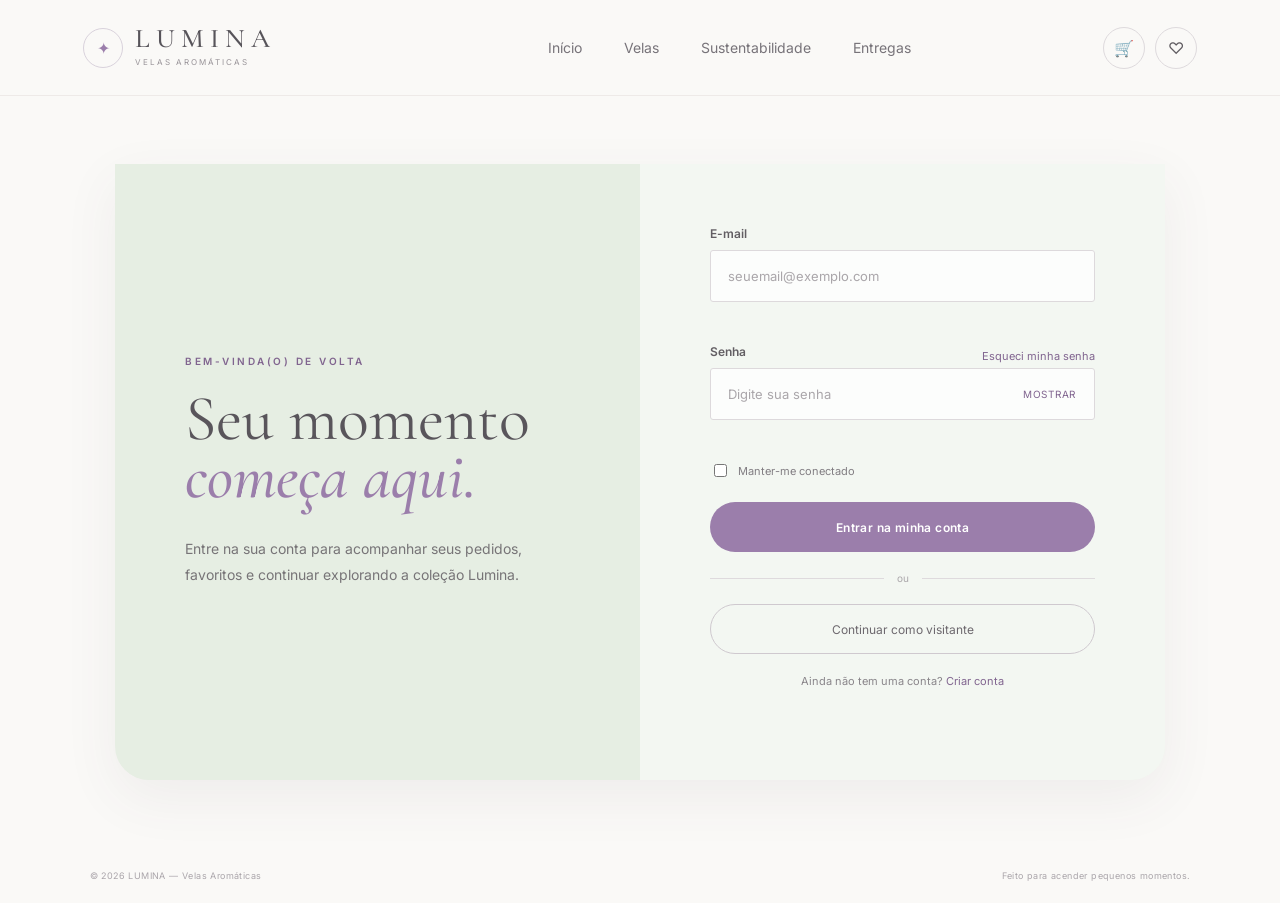
<file: trabalho sonaly/login.html>
<!DOCTYPE html>
<html lang="pt-BR">
<head>
  <meta charset="UTF-8">
  <meta name="viewport" content="width=device-width, initial-scale=1.0">
  <title>LUMINA | Entrar</title>
  <link rel="preconnect" href="https://fonts.googleapis.com">
  <link rel="preconnect" href="https://fonts.gstatic.com" crossorigin>
  <link href="https://fonts.googleapis.com/css2?family=Cormorant+Garamond:wght@400;500;600&family=Inter:wght@400;500;600&display=swap" rel="stylesheet">
  <link rel="stylesheet" href="login.css">
</head>
<body>
  <header class="header">
    <a class="brand" href="#" aria-label="Lumina - início">
      <span class="brand-mark">✦</span>
      <span>
        <strong>LUMINA</strong>
        <small>VELAS AROMÁTICAS</small>
      </span>
    </a>

    <nav class="nav">
      <a href="#">Início</a>
      <a href="#">Velas</a>
      <a href="#">Sustentabilidade</a>
      <a href="#">Entregas</a>
    </nav>

    <div class="header-actions">
      <button aria-label="Carrinho" class="icon-button">🛒</button>
      <button aria-label="Favoritos" class="icon-button">♡</button>
    </div>
  </header>

  <main class="login-page">
    <section class="login-card">
      <div class="login-copy">
        <span class="eyebrow">BEM-VINDA(O) DE VOLTA</span>
        <h1>Seu momento<br><em>começa aqui.</em></h1>
        <p>Entre na sua conta para acompanhar seus pedidos, favoritos e continuar explorando a coleção Lumina.</p>
      </div>

      <form id="loginForm" class="login-form" novalidate>
        <div class="field">
          <label for="email">E-mail</label>
          <input id="email" name="email" type="email" autocomplete="email"
                 placeholder="seuemail@exemplo.com">
          <span class="error-message" id="emailError"></span>
        </div>

        <div class="field">
          <div class="label-row">
            <label for="password">Senha</label>
            <a href="#" id="forgotPassword">Esqueci minha senha</a>
          </div>
          <div class="password-wrapper">
            <input id="password" name="password" type="password"
                   autocomplete="current-password" placeholder="Digite sua senha">
            <button type="button" id="togglePassword" class="password-toggle"
                    aria-label="Mostrar senha">Mostrar</button>
          </div>
          <span class="error-message" id="passwordError"></span>
        </div>

        <label class="remember">
          <input type="checkbox" id="remember">
          <span>Manter-me conectado</span>
        </label>

        <button class="submit-button" type="submit">Entrar na minha conta</button>

        <div class="divider"><span>ou</span></div>

        <button class="secondary-button" type="button" id="guestButton">
          Continuar como visitante
        </button>

        <p class="signup">Ainda não tem uma conta?
          <a href="#" id="signupLink">Criar conta</a>
        </p>

        <p class="form-status" id="formStatus" role="status"></p>
      </form>
    </section>
  </main>

  <footer class="footer">
    <span>© 2026 LUMINA — Velas Aromáticas</span>
    <span>Feito para acender pequenos momentos.</span>
  </footer>

  <script src="login.js"></script>
</body>
</html>
</file>
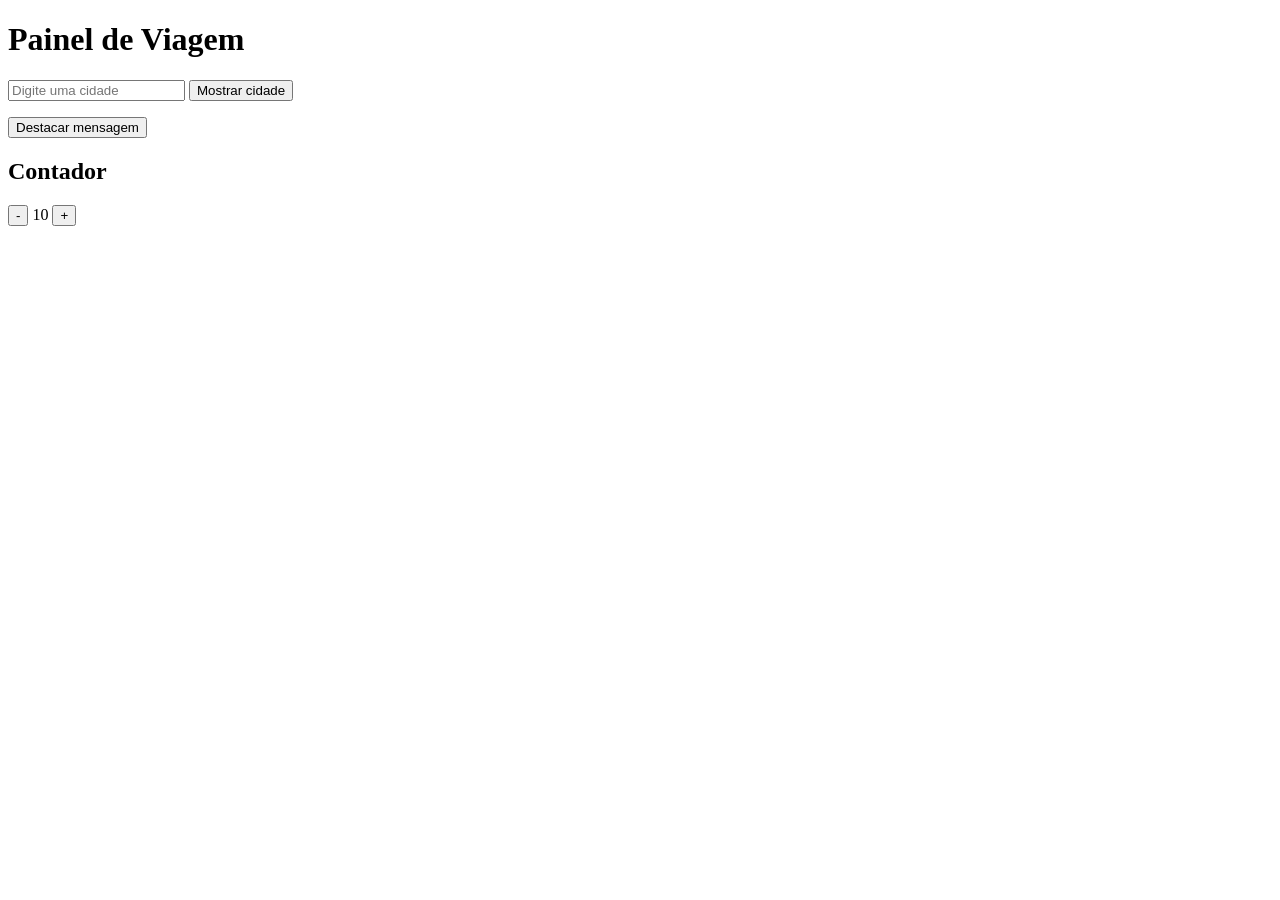
<file: trabalho/atividade.html>
<!DOCTYPE html>
<html lang="en">

<head>
    <meta charset="UTF-8">
    <meta name="viewport" content="width=device-width, initial-scale=1.0">
    <title>Página interativa</title>
</head>

<body>
    <h1 id="titulo">Painel de Viagem</h1>

    <input id="cidade" type="text" placeholder="Digite uma cidade">

    <button onclick="mostrarCidade()">Mostrar cidade</button>

    <p id="mensagem"></p>

    <button onclick="destacarMensagem()">Destacar mensagem</button>

    <h2>Contador</h2>

    <button onclick="diminuir()">-</button>

    <span id="contador">10</span>
    <button onclick="aumentar()">+</button>

    <script src="trabalho.js"></script>

</body>

</html>
</file>
<file: aaaaaaaaaaaaaaaaaaaaa/style.css>
/* Configurações Globais */
* {
    margin: 0;
    padding: 0;
    box-sizing: border-box;
    font-family: 'Segoe UI', Tahoma, Geneva, Verdana, sans-serif;
}

body {
    background-color: #f0f4f8;
    color: #333333;
    display: flex;
    justify-content: center;
    align-items: center;
    min-height: 100vh;
    padding: 20px;
}

.container {
    width: 100%;
    max-width: 550px;
}

header {
    text-align: center;
    margin-bottom: 25px;
}

header h1 {
    color: #1e3a8a;
    font-size: 1.8rem;
    margin-bottom: 8px;
}

header p {
    color: #64748b;
    font-size: 0.95rem;
}

/* Card Principal */
.card {
    background: #ffffff;
    padding: 30px;
    border-radius: 12px;
    box-shadow: 0 10px 25px rgba(0, 0, 0, 0.08);
}

.input-group {
    display: flex;
    flex-direction: column;
    margin-bottom: 18px;
}

.input-group label {
    font-weight: 600;
    margin-bottom: 6px;
    color: #334155;
    font-size: 0.9rem;
}

.input-group input {
    padding: 12px 14px;
    border: 1px solid #cbd5e1;
    border-radius: 6px;
    font-size: 1rem;
    transition: border-color 0.3s ease;
}

.input-group input:focus {
    outline: none;
    border-color: #2563eb;
}

/* Organização das Notas em Colunas */
.notas-container {
    display: grid;
    grid-template-columns: repeat(3, 1fr);
    gap: 12px;
}

/* Botões */
.botoes-container {
    display: flex;
    gap: 12px;
    margin-top: 10px;
}

button {
    flex: 1;
    padding: 12px;
    border: none;
    border-radius: 6px;
    background-color: #2563eb;
    color: #ffffff;
    font-size: 1rem;
    font-weight: 600;
    cursor: pointer;
    transition: background-color 0.3s ease, transform 0.1s ease;
}

button:hover {
    background-color: #1d4ed8;
}

button:active {
    transform: scale(0.98);
}

button.btn-secundario {
    background-color: #94a3b8;
}

button.btn-secundario:hover {
    background-color: #64748b;
}

/* Mensagens de Erro */
.mensagem-erro {
    margin-top: 20px;
    padding: 12px;
    background-color: #fef2f2;
    border-left: 4px solid #ef4444;
    color: #991b1b;
    border-radius: 4px;
    font-size: 0.9rem;
}

/* Resultado */
.resultado-box {
    margin-top: 25px;
    padding: 20px;
    border-radius: 8px;
    text-align: center;
    border: 2px solid #e2e8f0;
    background-color: #f8fafc;
}

.resultado-box h2 {
    font-size: 1.2rem;
    color: #1e293b;
    margin-bottom: 12px;
}

.media-destaque {
    font-size: 1.1rem;
    margin-bottom: 10px;
}

.media-destaque strong {
    font-size: 1.8rem;
    margin-left: 8px;
}

.situacao-texto {
    font-size: 1.05rem;
    font-weight: 600;
}

/* Estilos dinâmicos da Situação */
.aprovado {
    border-color: #22c55e;
    background-color: #f0fdf4;
}

.aprovado #res-media, .aprovado #res-situacao {
    color: #15803d;
}

.recuperacao {
    border-color: #eab308;
    background-color: #fefce8;
}

.recuperacao #res-media, .recuperacao #res-situacao {
    color: #a16207;
}

.reprovado {
    border-color: #ef4444;
    background-color: #fef2f2;
}

.reprovado #res-media, .reprovado #res-situacao {
    color: #b91c1c;
}

.hidden {
    display: none;
}

/* Responsividade (Telas menores/Celulares) */
@media (max-width: 480px) {
    .notas-container {
        grid-template-columns: 1fr;
    }

    .botoes-container {
        flex-direction: column;
    }
}
</file>
<file: naosei/style.css>
:root {
  --fundo:    #0f1117;
  --card-bg:  #22263a;
  --primaria: #2E75B6;
  --texto:    #e8eaf0;
  --suave:    #8890aa;
  --borda:    #2e3450;
}

*, *::before, *::after { box-sizing: border-box; margin: 0; padding: 0; }

body {
  font-family: Arial, sans-serif;
  background: var(--fundo);
  color: var(--texto);
  min-height: 100vh;
}

.menu {
  display: flex;
  align-items: center;
  justify-content: space-between;
  padding: 16px 32px;
  background: var(--card-bg);
  border-bottom: 1px solid var(--borda);
  position: sticky;
  top: 0;
}

.menu-logo { font-weight: bold; font-size: 1.1rem; color: var(--primaria); }

.menu-nav { display: flex; gap: 12px; }

.menu-link {
  color: var(--suave);
  text-decoration: none;
  font-size: 0.9rem;
  padding: 6px 14px;
  border-radius: 6px;
  border: 1px solid var(--borda);
}

.hero {
  text-align: center;
  padding: 60px 32px;
  border-bottom: 1px solid var(--borda);
}

.hero h1 { font-size: 2.5rem; margin-bottom: 12px; }

.hero-texto { font-size: 1.1rem; color: var(--suave); margin-bottom: 24px; }

.btn-hero {
  padding: 12px 28px;
  background: var(--primaria);
  color: white;
  border: none;
  border-radius: 8px;
  font-size: 1rem;
  font-weight: bold;
  cursor: pointer;
}

.secao { padding: 40px 32px; border-bottom: 1px solid var(--borda); }

.secao-titulo { font-size: 1.4rem; color: var(--primaria); margin-bottom: 24px; }

.grade {
  display: grid;
  grid-template-columns: repeat(auto-fill, minmax(220px, 1fr));
  gap: 16px;
}

.projeto-card {
  background: var(--card-bg);
  border: 1px solid var(--borda);
  border-radius: 10px;
  padding: 20px;
}

.projeto-card h3 { font-size: 1rem; margin-bottom: 6px; }

.card-tech { font-size: 0.82rem; color: var(--suave); }

.skills-wrap { display: flex; flex-wrap: wrap; gap: 8px; }

.skill-tag {
  font-size: 0.82rem;
  padding: 4px 14px;
  border-radius: 20px;
  border: 1px solid var(--primaria);
  color: var(--primaria);
  background: rgba(46, 117, 182, 0.1);
}

#sobre p { font-size: 0.95rem; color: var(--suave); line-height: 1.7; }
</file>
<file: trabalho sonaly/carrinho.css>
/* =========================================
   CONFIGURAÇÕES GERAIS
========================================= */

* {
    margin: 0;
    padding: 0;
    box-sizing: border-box;
}

html {
    scroll-behavior: smooth;
}

body {
    background: #faf8f6;
    color: #696671;

    font-family: "Montserrat", sans-serif;
    font-weight: 300;

    overflow-x: hidden;
}


/* =========================================
   NAVBAR
========================================= */

.navbar {
    height: 88px;

    display: flex;
    align-items: center;
    justify-content: space-between;

    padding: 0 5.5%;

    background: rgba(250, 248, 246, 0.96);

    position: sticky;
    top: 0;
    z-index: 100;

    border-bottom: 1px solid rgba(110, 105, 110, 0.06);

    backdrop-filter: blur(10px);
}


/* LOGO */

.logo {
    text-decoration: none;

    font-family: "Cormorant Garamond", serif;
    font-size: 29px;
    letter-spacing: 5px;

    color: #64616a;

    display: flex;
    align-items: center;
    gap: 13px;

    transition: 0.3s;
}

.logo:hover {
    transform: translateY(-2px);
}

.logo-flor {
    color: #91a78d;
    font-size: 22px;
}


/* NAV */

nav {
    display: flex;
    gap: 37px;
}

nav a {
    text-decoration: none;

    color: #77737a;

    font-size: 12px;
    letter-spacing: 1.5px;

    position: relative;

    transition: 0.3s ease;
}

nav a::after {
    content: "";

    position: absolute;
    left: 50%;
    bottom: -8px;

    width: 0;
    height: 1px;

    background: #91a78d;

    transition: 0.3s ease;
}

nav a:hover {
    color: #91a78d;
}

nav a:hover::after {
    width: 100%;
    left: 0;
}


/* ÍCONES */

.nav-icons {
    display: flex;
    align-items: center;
    gap: 20px;
}

.nav-icons button {
    border: none;
    background: none;

    color: #66636a;

    font-size: 23px;

    cursor: pointer;

    transition:
        transform 0.3s ease,
        color 0.3s ease;
}

.nav-icons button:hover {
    transform: translateY(-3px) scale(1.1);
    color: #9b91a9;
}

.profile {
    width: 25px;
    height: 25px;

    border: 1.5px solid #65636a !important;
    border-radius: 50%;
}


/* =========================================
   CABEÇALHO DO CARRINHO
========================================= */

.cart-header {
    text-align: center;

    padding: 72px 20px 55px;

    position: relative;
}

.cart-header h1 {
    font-family: "Cormorant Garamond", serif;

    font-size: clamp(52px, 6vw, 78px);

    font-weight: 400;

    color: #67636d;

    margin-bottom: 15px;
}


.cart-header p {
    margin-top: 18px;

    font-family: "Cormorant Garamond", serif;

    font-size: 20px;
    line-height: 1.4;

    color: #8f8794;

    font-style: italic;
}


/* FLOR DECORATIVA */

.decoracao {
    position: absolute;

    left: 8%;
    top: 40px;

    font-size: 38px;

    color: #d5c9d9;

    animation: floating 4s ease-in-out infinite;
}


.ornamento {
    display: flex;
    justify-content: center;
    align-items: center;

    gap: 12px;

    color: #8c9f87;

    font-size: 17px;
}

.ornamento span {
    display: block;

    width: 70px;
    height: 1px;

    background: #9baa96;
}


/* =========================================
   ÁREA DO CARRINHO
========================================= */

.cart-container {
    width: 88%;
    max-width: 1250px;

    margin: auto;

    display: grid;

    grid-template-columns: 1.6fr 0.8fr;

    gap: 55px;

    align-items: start;
}


/* =========================================
   PRODUTOS
========================================= */

.cart-products {
    background: white;

    border: 1px solid #e6e0df;

    border-radius: 22px;

    padding: 32px;

    box-shadow: 0 12px 40px rgba(100, 90, 100, 0.04);
}


.cart-title {
    display: flex;
    justify-content: space-between;
    align-items: center;

    padding-bottom: 20px;

    border-bottom: 1px solid #ebe6e4;

    text-transform: uppercase;

    letter-spacing: 2px;

    font-size: 11px;

    color: #8c8790;
}


/* =========================================
   ITEM
========================================= */

.cart-item {
    min-height: 170px;

    display: grid;

    grid-template-columns: 145px 1fr auto auto;

    align-items: center;

    gap: 25px;

    padding: 24px 0;

    border-bottom: 1px solid #eee9e8;

    animation: itemAppear 0.6s ease both;

    transition:
        opacity 0.3s,
        transform 0.3s;
}


/* =========================================
   IMAGEM DO PRODUTO
========================================= */

.product-image {
    height: 145px;
    width: 145px;

    border-radius: 16px;

    position: relative;

    overflow: hidden;

    display: flex;
    justify-content: center;
    align-items: flex-end;

    transition:
        transform 0.5s ease,
        box-shadow 0.5s ease;
}


/* efeito quando passa o mouse */

.product-image:hover {
    transform:
        translateY(-8px)
        rotate(-1deg)
        scale(1.04);

    box-shadow:
        0 20px 30px rgba(100, 90, 100, 0.16);
}


/* fundos */

.image-calma {
    background:
        radial-gradient(
            circle at 80% 20%,
            #f9e6d4,
            transparent 25%
        ),
        linear-gradient(
            135deg,
            #eadbd4,
            #dfe3e0
        );
}

.image-aurora {
    background:
        radial-gradient(
            circle at 20% 20%,
            #eadff2,
            transparent 30%
        ),
        linear-gradient(
            135deg,
            #dcd8e7,
            #d9e4d9
        );
}

.image-flora {
    background:
        radial-gradient(
            circle at 80% 20%,
            #f1dfe3,
            transparent 30%
        ),
        linear-gradient(
            135deg,
            #eadbd9,
            #e5e1d5
        );
}


/* vela */

.candle {
    width: 78px;
    height: 82px;

    margin-bottom: -3px;

    background: linear-gradient(
        90deg,
        #d7c0ad,
        #eee0d1,
        #d5bdab
    );

    border-radius: 8px 8px 0 0;

    display: flex;
    flex-direction: column;

    align-items: center;
    justify-content: center;

    color: #776c6c;

    box-shadow:
        0 -5px 12px rgba(255,255,255,0.4);

    transition: transform 0.4s;
}

.product-image:hover .candle {
    transform: translateY(-5px);
}

.candle small {
    font-size: 5px;
    letter-spacing: 2px;
}

.candle strong {
    font-family: "Cormorant Garamond", serif;

    font-size: 18px;

    font-weight: 500;

    margin: 5px 0;
}

.candle em {
    font-size: 5px;
    font-style: normal;
}


/* brilho */

.shine {
    position: absolute;

    top: 18px;
    right: 22px;

    color: #e7b35d;

    font-size: 21px;

    animation: sparkle 2s infinite;
}


/* =========================================
   INFORMAÇÕES
========================================= */

.product-category {
    font-size: 9px;

    text-transform: uppercase;

    letter-spacing: 2px;

    color: #a29aa4;
}


.product-info h2 {
    font-family: "Cormorant Garamond", serif;

    font-size: 30px;

    font-weight: 500;

    color: #67636c;

    margin: 5px 0;
}


.product-info p {
    font-size: 11px;

    color: #99939a;

    margin-bottom: 14px;
}


.product-price {
    font-family: "Cormorant Garamond", serif;

    font-size: 19px;

    color: #817681;
}


/* =========================================
   QUANTIDADE
========================================= */

.quantity {
    display: flex;

    align-items: center;

    border: 1px solid #ddd7d8;

    border-radius: 30px;

    overflow: hidden;
}


.quantity button {
    width: 32px;
    height: 32px;

    border: none;

    background: #faf7f6;

    color: #79727a;

    cursor: pointer;

    font-size: 17px;

    transition: 0.25s;
}

.quantity button:hover {
    background: #e9e0ea;

    transform: scale(1.1);
}


.quantity-value {
    min-width: 27px;

    text-align: center;

    font-size: 12px;

    color: #6f6970;
}


/* REMOVER */

.remove {
    border: none;
    background: none;

    font-size: 23px;

    color: #b7afb5;

    cursor: pointer;

    transition: 0.3s;
}

.remove:hover {
    color: #b87985;

    transform:
        rotate(90deg)
        scale(1.2);
}


/* =========================================
   CONTINUAR COMPRANDO
========================================= */

.continue-shopping {
    display: inline-block;

    margin-top: 25px;

    text-decoration: none;

    color: #8d8291;

    font-size: 11px;

    letter-spacing: 1.5px;

    transition: 0.3s;
}

.continue-shopping:hover {
    color: #91a78d;

    transform: translateX(5px);
}


/* =========================================
   RESUMO
========================================= */

.order-summary {
    position: sticky;
    top: 115px;

    background:
        linear-gradient(
            145deg,
            #f3e9ed,
            #e8edf0,
            #e6eee4
        );

    border-radius: 22px;

    padding: 35px;

    border: 1px solid #ddd9d8;

    box-shadow:
        0 15px 40px rgba(100, 90, 100, 0.06);
}


.summary-decoration {
    text-align: center;

    color: #9daa96;

    font-size: 20px;

    margin-bottom: 8px;
}


.order-summary h2 {
    text-align: center;

    font-family: "Cormorant Garamond", serif;

    font-size: 31px;

    font-weight: 500;

    color: #69646e;

    margin-bottom: 30px;
}


.summary-line {
    display: flex;

    justify-content: space-between;

    margin-bottom: 17px;

    font-size: 12px;

    color: #89838a;
}


.summary-line strong {
    font-family: "Cormorant Garamond", serif;

    font-size: 18px;

    font-weight: 500;

    color: #706b74;
}


/* FRETE */

.shipping-info {
    padding: 12px;

    border-radius: 10px;

    background: rgba(255,255,255,0.42);

    font-size: 9px;

    letter-spacing: 0.7px;

    color: #8a9385;

    margin-bottom: 20px;
}


/* CUPOM */

.coupon {
    display: flex;

    gap: 8px;

    margin: 20px 0;
}


.coupon input {
    flex: 1;

    border: 1px solid #d6d0d1;

    border-radius: 25px;

    padding: 12px 15px;

    background: rgba(255,255,255,0.55);

    outline: none;

    font-family: "Montserrat";

    font-size: 10px;

    color: #69636c;

    transition: 0.3s;
}


.coupon input:focus {
    border-color: #a5b39e;

    box-shadow:
        0 0 0 3px rgba(165,179,158,0.15);
}


.coupon button {
    border: 1px solid #a8a0a9;

    background: rgba(255,255,255,0.35);

    border-radius: 25px;

    padding: 0 17px;

    cursor: pointer;

    color: #77717a;

    font-size: 9px;

    letter-spacing: 1px;

    text-transform: uppercase;

    transition: 0.3s;
}

.coupon button:hover {
    background: #91869a;

    color: white;

    transform: translateY(-2px);
}


/* TOTAL */

.summary-total {
    border-top: 1px solid rgba(120,110,120,0.18);

    padding-top: 22px;

    display: flex;

    justify-content: space-between;

    align-items: center;

    margin-bottom: 25px;
}


.summary-total span {
    font-family: "Cormorant Garamond", serif;

    font-size: 23px;

    color: #6d6870;
}


.summary-total strong {
    font-family: "Cormorant Garamond", serif;

    font-size: 30px;

    color: #655f68;
}


/* =========================================
   BOTÃO FINALIZAR
========================================= */

.checkout {
    width: 100%;

    border: none;

    border-radius: 35px;

    padding: 17px;

    background: #8e8794;

    color: white;

    font-family: "Montserrat";

    font-size: 10px;

    letter-spacing: 2px;

    text-transform: uppercase;

    cursor: pointer;

    display: flex;

    align-items: center;

    justify-content: center;

    gap: 20px;

    position: relative;

    overflow: hidden;

    transition:
        transform 0.3s,
        box-shadow 0.3s,
        background 0.3s;
}


/* brilho passando pelo botão */

.checkout::before {
    content: "";

    position: absolute;

    top: 0;
    left: -100%;

    width: 70%;
    height: 100%;

    background: linear-gradient(
        90deg,
        transparent,
        rgba(255,255,255,0.35),
        transparent
    );

    transform: skewX(-20deg);

    transition: 0.6s;
}

.checkout:hover::before {
    left: 130%;
}

.checkout:hover {
    transform: translateY(-4px);

    background: #7c7182;

    box-shadow:
        0 12px 25px rgba(100,90,105,0.2);
}

.checkout span {
    font-size: 18px;

    transition: 0.3s;
}

.checkout:hover span {
    transform: translateX(5px);
}


/* SEGURANÇA */

.secure {
    text-align: center;

    margin-top: 18px;

    font-size: 9px;

    color: #969094;
}


/* =========================================
   BENEFÍCIOS
========================================= */

.benefits {
    width: 88%;
    max-width: 1250px;

    margin: 70px auto;

    padding: 35px 20px;

    display: grid;

    grid-template-columns: repeat(3, 1fr);

    border-top: 1px solid #e5dfde;

    border-bottom: 1px solid #e5dfde;

    gap: 20px;
}


.benefit {
    display: flex;

    align-items: center;

    justify-content: center;

    gap: 15px;

    padding: 10px;
}


.benefit-icon {
    width: 52px;
    height: 52px;

    border-radius: 50%;

    display: flex;

    align-items: center;
    justify-content: center;

    font-size: 19px;

    background: #e9e3ed;

    color: #9385a0;

    transition: 0.4s;
}

.benefit:hover .benefit-icon {
    transform:
        rotate(10deg)
        scale(1.1);
}


.benefit:nth-child(2) .benefit-icon {
    background: #e3eadf;

    color: #879d80;
}


.benefit:nth-child(3) .benefit-icon {
    background: #eee6da;

    color: #ad9879;
}


.benefit h3 {
    font-family: "Cormorant Garamond", serif;

    font-size: 20px;

    font-weight: 500;

    color: #716b73;

    margin-bottom: 3px;
}


.benefit p {
    font-size: 9px;

    color: #9a949a;
}


/* =========================================
   FOOTER
========================================= */

footer {
    text-align: center;

    padding: 45px 20px;

    background: #f1eeeb;

    color: #88828a;
}


.footer-logo {
    font-family: "Cormorant Garamond", serif;

    font-size: 25px;

    letter-spacing: 4px;

    color: #706a73;

    margin-bottom: 8px;
}


footer p {
    font-family: "Cormorant Garamond", serif;

    font-size: 16px;

    font-style: italic;
}


/* =========================================
   ANIMAÇÕES
========================================= */

@keyframes floating {

    0%, 100% {
        transform: translateY(0);
    }

    50% {
        transform: translateY(-10px);
    }
}


@keyframes sparkle {

    0%, 100% {
        opacity: 0.5;
        transform: scale(0.8) rotate(0deg);
    }

    50% {
        opacity: 1;
        transform: scale(1.2) rotate(15deg);
    }
}


@keyframes itemAppear {

    from {
        opacity: 0;
        transform: translateY(15px);
    }

    to {
        opacity: 1;
        transform: translateY(0);
    }
}


@keyframes removeItem {

    to {
        opacity: 0;
        transform: translateX(60px);
    }
}


/* =========================================
   RESPONSIVIDADE
========================================= */

@media (max-width: 1000px) {

    nav {
        gap: 15px;
    }

    .cart-container {
        grid-template-columns: 1fr;
    }

    .order-summary {
        position: relative;
        top: 0;
    }

}


@media (max-width: 750px) {

    .navbar {
        height: auto;

        padding: 20px;

        flex-wrap: wrap;

        gap: 20px;
    }

    nav {
        order: 3;

        width: 100%;

        justify-content: center;

        overflow-x: auto;

        padding-bottom: 5px;
    }

    .cart-container {
        width: 94%;
    }

    .cart-products {
        padding: 20px;
    }

    .cart-item {
        grid-template-columns: 95px 1fr auto;

        gap: 15px;
    }

    .product-image {
        width: 95px;
        height: 110px;
    }

    .candle {
        width: 60px;
        height: 65px;
    }

    .quantity {
        grid-column: 2;
    }

    .remove {
        grid-column: 3;
        grid-row: 1;
    }

    .benefits {
        grid-template-columns: 1fr;
    }

}


@media (max-width: 480px) {

    .logo {
        font-size: 24px;
    }

    .nav-icons {
        gap: 10px;
    }

    .cart-header {
        padding-top: 45px;
    }

    .cart-header h1 {
        font-size: 50px;
    }

    .product-info h2 {
        font-size: 24px;
    }

    .product-info p {
        font-size: 9px;
    }

}
</file>
<file: trabalho sonaly/entregas.css>
/* ==================================================
   RESET
================================================== */

* {
    margin: 0;
    padding: 0;
    box-sizing: border-box;
}

html {
    scroll-behavior: smooth;
}

body {
    background: #faf8f6;
    color: #66626a;
    font-family: "Montserrat", sans-serif;
    font-weight: 300;
}

button,
input,
select {
    font-family: inherit;
}

a {
    text-decoration: none;
    color: inherit;
}


/* ==================================================
   NAVBAR
================================================== */

.navbar {
    height: 87px;

    background: rgba(255, 253, 252, .96);

    display: flex;
    align-items: center;
    justify-content: space-between;

    padding: 0 5.5%;

    position: sticky;
    top: 0;

    z-index: 100;

    border-bottom: 1px solid rgba(120,110,120,.08);

    backdrop-filter: blur(10px);
}


.logo {
    display: flex;
    align-items: center;

    gap: 14px;

    font-family: "Cormorant Garamond", serif;

    font-size: 27px;

    letter-spacing: 5px;

    color: #615d65;
}


.logo-flower {
    color: #a6b99e;

    font-size: 23px;
}


.navbar nav {
    display: flex;

    gap: 39px;
}


.navbar nav a {
    font-size: 12px;

    letter-spacing: 1.5px;

    color: #747078;

    position: relative;

    transition: .3s;
}


.navbar nav a::after {

    content: "";

    position: absolute;

    bottom: -8px;

    left: 50%;

    width: 0;

    height: 1px;

    background: #a18eaf;

    transform: translateX(-50%);

    transition: .3s;
}


.navbar nav a:hover,
.navbar nav a.active {
    color: #9a86aa;
}


.navbar nav a:hover::after,
.navbar nav a.active::after {
    width: 100%;
}


.nav-icons {
    display: flex;

    align-items: center;

    gap: 20px;
}


.icon-button {
    border: none;

    background: none;

    font-size: 22px;

    color: #68656b;

    cursor: pointer;

    position: relative;

    transition: .3s;
}


.icon-button:hover {
    color: #a18caf;

    transform: translateY(-2px);
}


.cart-number {
    position: absolute;

    top: -7px;
    right: -8px;

    width: 15px;
    height: 15px;

    border-radius: 50%;

    background: #cbb8d8;

    color: white;

    display: flex;
    align-items: center;
    justify-content: center;

    font-size: 8px;
}


.profile-button {
    width: 26px;
    height: 26px;

    border: 1.5px solid #6d6a70;

    border-radius: 50%;

    background: transparent;

    transition: .3s;

    cursor: pointer;
}


.profile-button:hover {
    border-color: #a18caf;

    transform: scale(1.1);
}


/* ==================================================
   HERO
================================================== */

.delivery-hero {

    min-height: 400px;

    margin: 0 2%;

    border-radius: 0 0 25px 25px;

    background:

        radial-gradient(
            circle at 20% 50%,
            rgba(247,220,225,.8),
            transparent 40%
        ),

        radial-gradient(
            circle at 80% 40%,
            rgba(218,232,212,.8),
            transparent 40%
        ),

        linear-gradient(
            110deg,
            #f4e7e8,
            #e6e1ed,
            #e2ebdf
        );

    display: flex;

    flex-direction: column;

    justify-content: center;

    align-items: center;

    text-align: center;

    position: relative;

    overflow: hidden;
}


.little-flower {

    position: absolute;

    left: 7%;

    top: 45px;

    color: rgba(255,255,255,.8);

    font-size: 65px;

    animation: floating 3s infinite ease-in-out;
}


.delivery-hero::after {

    content: "❀";

    position: absolute;

    right: 7%;

    bottom: 35px;

    color: rgba(255,255,255,.7);

    font-size: 75px;

}


.small-title {

    font-size: 10px;

    letter-spacing: 4px;

    color: #91809d;

    margin-bottom: 12px;
}


.delivery-hero h1 {

    font-family: "Cormorant Garamond", serif;

    font-size: clamp(48px, 6vw, 76px);

    font-weight: 500;

    line-height: 1;

    color: #605e67;

    max-width: 850px;
}


.delivery-hero h1 em {

    color: #9985a9;
}


.delivery-hero p {

    max-width: 550px;

    font-size: 12px;

    line-height: 1.9;

    margin-top: 23px;

    color: #77737b;
}


.hero-ornament {

    display: flex;

    align-items: center;

    gap: 12px;

    margin-top: 25px;

    color: #87977f;
}


.hero-ornament span {

    width: 60px;

    height: 1px;

    background: #87977f;
}


/* ==================================================
   TÍTULOS
================================================== */

.calculator-section {

    padding: 100px 7% 110px;
}


.section-heading {

    text-align: center;

    max-width: 650px;

    margin: 0 auto 50px;
}


.section-heading > span {

    font-size: 10px;

    letter-spacing: 3px;

    color: #9d8bad;
}


.section-heading h2 {

    font-family: "Cormorant Garamond", serif;

    font-size: 48px;

    font-weight: 500;

    color: #5f5b63;

    margin: 10px 0 14px;
}


.section-heading h2 em {

    color: #9c8aa9;
}


.section-heading p {

    font-size: 12px;

    line-height: 1.8;

    color: #858087;
}


/* ==================================================
   CALCULADORA
================================================== */

.calculator {

    max-width: 1150px;

    margin: auto;

    display: grid;

    grid-template-columns: 1fr 1fr;

    background: white;

    box-shadow:
        0 15px 50px rgba(80,70,90,.08);

    border-radius: 5px;

    overflow: hidden;
}


/* ==================================================
   FORMULÁRIO
================================================== */

.form-area {

    padding: 50px;
}


.form-title {

    display: flex;

    gap: 16px;

    align-items: center;

    margin-bottom: 30px;
}


.step {

    width: 43px;
    height: 43px;

    border-radius: 50%;

    background: #e9e2ef;

    display: flex;

    justify-content: center;
    align-items: center;

    font-family: "Cormorant Garamond", serif;

    font-size: 17px;

    color: #8f7da1;
}


.form-title h3 {

    font-family: "Cormorant Garamond", serif;

    font-size: 25px;

    font-weight: 500;

    color: #625e66;
}


.form-title p {

    font-size: 9px;

    margin-top: 2px;

    color: #99949a;
}


.input-group {

    margin-bottom: 22px;
}


.input-group label {

    display: block;

    font-size: 9px;

    letter-spacing: 1.5px;

    color: #817984;

    margin-bottom: 8px;
}


.input-group select,
.input-group input {

    width: 100%;

    height: 46px;

    border: 1px solid #d9d3d9;

    border-radius: 2px;

    background: #fdfbf9;

    padding: 0 15px;

    color: #6d6870;

    font-size: 11px;

    outline: none;

    transition: .3s;
}


.input-group select:focus,
.input-group input:focus {

    border-color: #b3a2be;

    box-shadow:
        0 0 0 3px rgba(179,162,190,.10);
}


.route-title {

    margin-top: 35px;

    margin-bottom: 20px;
}


/* ==================================================
   ROTAS
================================================== */

.route-options {

    display: flex;

    flex-direction: column;

    gap: 10px;
}


.route-option {

    display: flex;

    align-items: center;

    padding: 12px;

    border: 1px solid #ded9de;

    border-radius: 3px;

    cursor: pointer;

    transition: .3s;
}


.route-option:hover {

    background: #faf7fb;

    border-color: #b6a6c1;

    transform: translateX(4px);
}


.route-option input {

    display: none;
}


.route-option:has(input:checked) {

    background: #f1ebf4;

    border-color: #a99ab3;

}


.route-content {

    display: flex;

    align-items: center;

    gap: 12px;

    flex: 1;
}


.route-icon {

    width: 36px;
    height: 36px;

    border-radius: 50%;

    background: #e4ebdf;

    display: flex;

    align-items: center;
    justify-content: center;

    font-size: 16px;
}


.route-option:nth-child(2) .route-icon {

    background: #f4e4e8;
}


.route-option:nth-child(3) .route-icon {

    background: #e9e3f0;
}


.route-content strong {

    display: block;

    font-family: "Cormorant Garamond", serif;

    font-size: 17px;

    font-weight: 500;

    color: #68626b;
}


.route-content p {

    font-size: 8px;

    color: #969198;

    margin-top: 2px;
}


.route-time {

    font-size: 8px;

    letter-spacing: .5px;

    color: #96869f;
}


/* ==================================================
   BOTÃO
================================================== */

.calculate-button {

    width: 100%;

    margin-top: 28px;

    height: 52px;

    border-radius: 28px;

    border: 1px solid #a496ae;

    background: transparent;

    color: #82738e;

    font-size: 10px;

    letter-spacing: 2px;

    cursor: pointer;

    transition: .4s;

    display: flex;

    justify-content: center;

    align-items: center;

    gap: 15px;
}


.calculate-button span {

    font-size: 18px;

    transition: .3s;
}


.calculate-button:hover {

    background: #a395af;

    color: white;

    transform: translateY(-4px);

    box-shadow:
        0 12px 25px rgba(100,80,110,.18);
}


.calculate-button:hover span {

    transform: translateX(6px);
}


.calculate-button:active {

    transform: scale(.97);
}


/* ==================================================
   RESULTADO
================================================== */

.result-area {

    padding: 50px;

    background:

        radial-gradient(
            circle at 20% 20%,
            rgba(246,222,226,.8),
            transparent 40%
        ),

        radial-gradient(
            circle at 80% 80%,
            rgba(218,232,212,.8),
            transparent 45%
        ),

        #ebe5ef;

    position: relative;

    overflow: hidden;
}


.result-decoration {

    position: absolute;

    top: 20px;

    right: 25px;

    font-size: 60px;

    color: rgba(255,255,255,.7);
}


.result-title {

    font-size: 9px;

    letter-spacing: 3px;

    color: #8c7a99;
}


.result-area h2 {

    font-family: "Cormorant Garamond", serif;

    font-size: 39px;

    font-weight: 500;

    color: #625d66;

    margin: 5px 0 35px;
}


.result-route {

    display: flex;

    align-items: center;

    justify-content: space-between;

    background: rgba(255,255,255,.45);

    padding: 20px;

    border: 1px solid rgba(150,140,150,.15);
}


.result-route small {

    display: block;

    font-size: 7px;

    letter-spacing: 2px;

    color: #958c97;

    margin-bottom: 5px;
}


.result-route strong {

    font-family: "Cormorant Garamond", serif;

    font-size: 19px;

    font-weight: 500;

    color: #68636b;
}


.arrow {

    color: #9a89a5;

    font-size: 20px;
}


.result-main {

    text-align: center;

    padding: 35px 10px 25px;
}


.result-main span {

    display: block;

    font-size: 8px;

    letter-spacing: 2px;

    color: #8e8294;
}


.result-main strong {

    display: block;

    font-family: "Cormorant Garamond", serif;

    font-size: 52px;

    font-weight: 500;

    color: #74677e;

    margin-top: 3px;

    animation: resultAppear .5s ease;
}


.result-details {

    display: grid;

    grid-template-columns: 1fr 1fr;

    gap: 10px;
}


.result-details div {

    padding: 15px;

    background: rgba(255,255,255,.5);

    border: 1px solid rgba(140,130,140,.12);
}


.result-details span {

    display: block;

    font-size: 8px;

    color: #89828c;

    margin-bottom: 5px;
}


.result-details strong {

    font-family: "Cormorant Garamond", serif;

    font-size: 18px;

    font-weight: 500;

    color: #67616a;
}


.delivery-message {

    margin-top: 20px;

    padding: 15px;

    background: rgba(255,255,255,.45);

    text-align: center;

    font-family: "Cormorant Garamond", serif;

    font-size: 16px;

    font-style: italic;

    color: #817783;
}


.route-line {

    display: flex;

    align-items: center;

    gap: 5px;

    margin-top: 25px;
}


.dot {

    width: 7px;
    height: 7px;

    background: #9bac91;

    border-radius: 50%;
}


.line {

    flex: 1;

    height: 1px;

    background: #a8b29f;
}


/* ==================================================
   COMO FUNCIONA
================================================== */

.how-section {

    padding: 100px 7%;

    background: #fdfbf9;
}


.steps {

    max-width: 1100px;

    margin: auto;

    display: grid;

    grid-template-columns: repeat(4,1fr);

    gap: 25px;
}


.step-card {

    text-align: center;

    padding: 35px 20px;

    border: 1px solid #ddd8dc;

    background: #fff;

    position: relative;

    transition: .4s;
}


.step-card:hover {

    transform: translateY(-9px);

    box-shadow:
        0 15px 30px rgba(90,80,90,.08);
}


.step-card > span {

    position: absolute;

    top: 12px;

    right: 15px;

    font-size: 8px;

    color: #aaa2ab;
}


.step-icon {

    width: 65px;
    height: 65px;

    margin: 0 auto 18px;

    border-radius: 50%;

    background: #e8e0ee;

    display: flex;

    justify-content: center;
    align-items: center;

    font-size: 25px;

    transition: .4s;
}


.step-card:nth-child(2) .step-icon {

    background: #f3e1e5;
}


.step-card:nth-child(3) .step-icon {

    background: #e1eadc;
}


.step-card:nth-child(4) .step-icon {

    background: #eee9df;
}


.step-card:hover .step-icon {

    transform: rotate(8deg) scale(1.08);
}


.step-card h3 {

    font-family: "Cormorant Garamond", serif;

    font-size: 22px;

    font-weight: 500;

    color: #666169;

    margin-bottom: 8px;
}


.step-card p {

    font-size: 9px;

    line-height: 1.7;

    color: #8e8990;
}


/* ==================================================
   ECO
================================================== */

.eco-delivery {

    display: grid;

    grid-template-columns: 1fr 1fr;

    min-height: 470px;

    background:
        linear-gradient(
            120deg,
            #e3ecdf,
            #e8e1ed
        );
}


.eco-content {

    padding: 80px 12%;

    display: flex;

    justify-content: center;

    flex-direction: column;
}


.eco-content > span {

    font-size: 9px;

    letter-spacing: 3px;

    color: #7f9576;
}


.eco-content h2 {

    font-family: "Cormorant Garamond", serif;

    font-size: 50px;

    font-weight: 500;

    line-height: 1;

    color: #625f64;

    margin: 12px 0 20px;
}


.eco-content h2 em {

    color: #9986a7;
}


.eco-content > p {

    font-size: 11px;

    line-height: 1.9;

    max-width: 500px;
}


.eco-stat {

    display: flex;

    gap: 50px;

    margin-top: 35px;
}


.eco-stat strong {

    display: block;

    font-family: "Cormorant Garamond", serif;

    font-size: 32px;

    font-weight: 500;

    color: #72836b;
}


.eco-stat span {

    font-size: 8px;

    letter-spacing: 1px;

    color: #777b75;
}


.eco-decoration {

    display: flex;

    align-items: center;

    justify-content: center;
}


.eco-circle {

    width: 270px;
    height: 270px;

    border-radius: 50%;

    border: 1px solid rgba(120,130,115,.4);

    display: flex;

    flex-direction: column;

    align-items: center;

    justify-content: center;

    background: rgba(255,255,255,.2);

    box-shadow:
        0 20px 50px rgba(90,90,90,.08);

    transition: .5s;
}


.eco-circle:hover {

    transform: rotate(4deg) scale(1.05);
}


.eco-circle span {

    color: #9bac92;

    font-size: 32px;
}


.eco-circle strong {

    font-family: "Cormorant Garamond", serif;

    font-size: 30px;

    letter-spacing: 4px;

    font-weight: 500;

    color: #656961;

    margin-top: 10px;
}


.eco-circle small {

    font-size: 8px;

    letter-spacing: 3px;

    color: #8a9285;
}


/* ==================================================
   FOOTER
================================================== */

footer {

    padding: 55px 7% 30px;

    background: #e7eee3;

    display: grid;

    grid-template-columns: 1fr 2fr 1fr;

    align-items: center;

    gap: 30px;
}


.footer-logo {

    font-family: "Cormorant Garamond", serif;

    font-size: 25px;

    letter-spacing: 4px;

    color: #626662;
}


.footer-links {

    display: flex;

    justify-content: center;

    gap: 28px;
}


.footer-links a {

    font-size: 9px;

    letter-spacing: 1.5px;

    color: #6e716c;

    transition: .3s;
}


.footer-links a:hover {

    color: #9b87a8;
}


.social {

    text-align: right;

    font-size: 20px;

    color: #777c74;
}


footer p {

    grid-column: 1/-1;

    border-top: 1px solid rgba(100,100,100,.12);

    padding-top: 25px;

    text-align: center;

    font-size: 8px;

    letter-spacing: 1px;
}


/* ==================================================
   ANIMAÇÕES
================================================== */

@keyframes floating {

    0%,100% {
        transform: translateY(0);
    }

    50% {
        transform: translateY(-12px);
    }
}


@keyframes resultAppear {

    from {
        opacity: 0;
        transform: translateY(10px);
    }

    to {
        opacity: 1;
        transform: translateY(0);
    }
}


/* ==================================================
   RESPONSIVIDADE
================================================== */

@media (max-width: 950px) {

    .navbar nav {
        gap: 15px;
    }


    .calculator {
        grid-template-columns: 1fr;
    }


    .steps {
        grid-template-columns: repeat(2,1fr);
    }


    .eco-delivery {
        grid-template-columns: 1fr;
    }


    .eco-decoration {
        padding-bottom: 70px;
    }

}


@media (max-width: 650px) {

    .navbar {
        height: auto;

        padding: 18px 5%;

        flex-wrap: wrap;

        gap: 15px;
    }


    .navbar nav {
        order: 3;

        width: 100%;

        overflow-x: auto;
    }


    .navbar nav a {
        white-space: nowrap;
    }


    .delivery-hero {
        min-height: 430px;
    }


    .delivery-hero h1 {
        font-size: 48px;
    }


    .calculator-section,
    .how-section {
        padding: 70px 5%;
    }


    .form-area,
    .result-area {
        padding: 30px 22px;
    }


    .steps {
        grid-template-columns: 1fr;
    }


    .result-route {
        gap: 10px;
    }


    .result-route strong {
        font-size: 16px;
    }


    .eco-content {
        padding: 70px 8%;
    }


    footer {
        grid-template-columns: 1fr;

        text-align: center;
    }


    .footer-links {
        flex-wrap: wrap;
    }


    .social {
        text-align: center;
    }

}
</file>
<file: trabalho sonaly/inicio.css>
/* =========================================
   RESET
========================================= */

* {
    margin: 0;
    padding: 0;
    box-sizing: border-box;
}

html {
    scroll-behavior: smooth;
}

body {
    background: #faf8f6;
    color: #66626a;
    font-family: "Montserrat", sans-serif;
    font-weight: 300;
}

a {
    text-decoration: none;
    color: inherit;
}

button {
    font-family: inherit;
    border: none;
    background: none;
    cursor: pointer;
}


/* =========================================
   NAVBAR
========================================= */

.navbar {
    height: 87px;
    background: rgba(255, 253, 252, 0.96);

    display: flex;
    align-items: center;
    justify-content: space-between;

    padding: 0 5.5%;

    position: sticky;
    top: 0;
    z-index: 100;

    border-bottom: 1px solid rgba(120, 110, 120, 0.08);

    backdrop-filter: blur(10px);
}

.logo {
    display: flex;
    align-items: center;
    gap: 14px;

    font-family: "Cormorant Garamond", serif;
    font-size: 27px;
    letter-spacing: 5px;
    color: #615d65;
}

.logo-flower {
    font-family: serif;
    color: #a6b99e;
    font-size: 23px;
}

.navbar nav {
    display: flex;
    gap: 39px;
}

.navbar nav a {
    font-size: 12px;
    letter-spacing: 1.5px;
    color: #747078;

    position: relative;
    transition: 0.3s;
}

.navbar nav a::after {
    content: "";

    position: absolute;
    bottom: -8px;
    left: 50%;

    width: 0;
    height: 1px;

    background: #9e91b3;

    transition: 0.3s;
    transform: translateX(-50%);
}

.navbar nav a:hover {
    color: #a28eb7;
}

.navbar nav a:hover::after {
    width: 100%;
}


/* ICONES */

.nav-icons {
    display: flex;
    align-items: center;
    gap: 20px;
}

.icon-button {
    font-size: 22px;
    color: #68656b;

    position: relative;

    transition: 0.3s;
}

.icon-button:hover {
    color: #a58fb8;
    transform: translateY(-2px);
}

.cart-number {
    position: absolute;

    top: -7px;
    right: -8px;

    background: #cbb8d8;
    color: white;

    font-size: 8px;

    width: 15px;
    height: 15px;

    display: flex;
    align-items: center;
    justify-content: center;

    border-radius: 50%;
}

.profile-button {
    width: 26px;
    height: 26px;

    border: 1.5px solid #6d6a70;
    border-radius: 50%;

    transition: 0.3s;
}

.profile-button:hover {
    border-color: #a18caf;
    transform: scale(1.1);
}


/* =========================================
   HERO
========================================= */

.hero {
    margin: 0 2%;

    min-height: 538px;

    border-radius: 0 0 23px 23px;

    background:
        radial-gradient(
            circle at 25% 45%,
            rgba(246, 220, 225, 0.75),
            transparent 40%
        ),

        radial-gradient(
            circle at 75% 45%,
            rgba(214, 227, 208, 0.75),
            transparent 40%
        ),

        linear-gradient(
            110deg,
            #f4e7e8,
            #e6e1ed,
            #e2ebdf
        );

    display: flex;
    align-items: center;
    justify-content: center;

    position: relative;
    overflow: hidden;
}

.hero-content {
    text-align: center;
    width: 65%;
    padding-top: 10px;
}

.hero-content h1 {
    font-family: "Cormorant Garamond", serif;

    font-size: clamp(70px, 8vw, 145px);

    font-weight: 500;
    letter-spacing: 12px;

    color: #62616a;

    animation: fadeDown 1s ease;
}

.ornament {
    display: flex;
    align-items: center;
    justify-content: center;

    gap: 12px;

    margin: 15px 0 28px;

    color: #8b9b82;
}

.ornament span {
    height: 1px;
    width: 75px;
    background: #899783;
}

.hero-content h2 {
    font-family: "Cormorant Garamond", serif;

    font-size: 33px;
    line-height: 1.1;

    color: #5e6470;

    font-weight: 500;
}

.hero-content h2 em {
    color: #9a89a9;
}

.hero-content > p {
    max-width: 570px;

    margin: 27px auto 34px;

    font-size: 13px;
    line-height: 1.9;

    color: #7c7a82;
}


/* BOTÃO PRINCIPAL */

.main-button {
    display: inline-flex;

    padding: 15px 34px;

    border: 1px solid #96919b;
    border-radius: 30px;

    font-size: 11px;
    letter-spacing: 1.7px;

    color: #75717a;

    position: relative;
    overflow: hidden;

    transition:
        color 0.4s,
        transform 0.3s,
        background 0.4s;
}

.main-button:hover {
    color: white;
    background: #a394b2;

    transform: translateY(-4px);

    box-shadow: 0 12px 25px rgba(120, 105, 130, 0.18);
}

.main-button:active {
    transform: scale(0.96);
}


/* DECORAÇÕES */

.decoration-left {
    position: absolute;
    left: 6%;

    top: 30px;

    font-size: 70px;

    color: rgba(255,255,255,0.8);
}

.hero-product {
    position: absolute;

    right: 7%;
    bottom: -12px;

    width: 230px;
}

.candle {
    width: 165px;
    height: 225px;

    background: linear-gradient(
        90deg,
        #cdb8a8,
        #e8d8c9,
        #c7b09e
    );

    border-radius: 17px 17px 4px 4px;

    box-shadow:
        15px 15px 30px rgba(100,80,70,0.15);

    position: relative;
}

.candle::before {
    content: "";

    position: absolute;

    top: -9px;
    left: 50%;

    transform: translateX(-50%);

    width: 70px;
    height: 13px;

    background: #a9988c;

    border-radius: 50%;
}

.candle-label {
    position: absolute;

    width: 110px;
    height: 116px;

    top: 48px;
    left: 27px;

    background: #f7f0e8;

    display: flex;
    align-items: center;
    justify-content: center;
    flex-direction: column;

    color: #736d70;
}

.candle-label small {
    font-size: 6px;
    letter-spacing: 3px;
}

.candle-label strong {
    font-family: "Cormorant Garamond", serif;

    font-size: 25px;

    margin: 12px 0 7px;
}

.candle-label span {
    font-size: 6px;
}

.sparkle {
    color: #e9b75e;
    font-size: 31px;

    position: absolute;
    top: -50px;
    left: 80px;

    animation: sparkle 2s infinite ease-in-out;
}

.flower-decoration {
    position: absolute;

    right: -28px;
    top: 20px;

    font-size: 70px;

    color: rgba(255,255,255,0.7);
}


/* =========================================
   CATEGORIAS
========================================= */

.categories {
    display: flex;
    justify-content: center;
    gap: 28px;

    padding: 48px 5% 75px;
}

.category-card {
    width: 150px;
    height: 150px;

    border: 1px solid #c7c3c5;

    border-radius: 50%;

    display: flex;
    flex-direction: column;

    align-items: center;
    justify-content: center;

    text-align: center;

    font-family: "Cormorant Garamond", serif;

    font-size: 18px;

    line-height: 1.1;

    transition:
        transform 0.4s,
        box-shadow 0.4s,
        background 0.4s;
}

.category-card:hover {
    transform: translateY(-10px);

    box-shadow:
        0 15px 30px rgba(100,90,100,0.12);

    background: #fff;
}

.category-icon {
    width: 58px;
    height: 58px;

    border-radius: 50%;

    display: flex;
    align-items: center;
    justify-content: center;

    font-family: serif;

    font-size: 25px;

    margin-bottom: 13px;
}

.category-icon.pink {
    background: #f5e2e5;
    color: #bc8996;
}

.category-icon.lilac {
    background: #e8e1f0;
    color: #9182ae;
}

.category-icon.green {
    background: #e0eadc;
    color: #809676;
}

.category-icon.beige {
    background: #eee9df;
    color: #a7987d;
}


/* =========================================
   PRODUTOS
========================================= */

.products-section {
    padding: 80px 7% 110px;

    background: #fdfbf9;
}

.section-heading {
    text-align: center;

    max-width: 600px;

    margin: auto;
}

.section-heading > span {
    font-size: 10px;

    letter-spacing: 3px;

    color: #a18faf;
}

.section-heading h2 {
    font-family: "Cormorant Garamond", serif;

    font-size: 48px;

    font-weight: 500;

    color: #5e5a62;

    margin: 8px 0 15px;
}

.section-heading h2 em {
    color: #a18eac;
}

.section-heading p {
    font-size: 12px;

    line-height: 1.8;

    color: #858087;
}

.products-grid {
    max-width: 1250px;

    margin: 50px auto 0;

    display: grid;

    grid-template-columns:
        repeat(4, 1fr);

    gap: 25px;
}


/* CARD */

.product-card {
    background: white;

    border-radius: 4px;

    overflow: hidden;

    box-shadow:
        0 4px 20px rgba(80,70,80,0.05);

    transition:
        transform 0.5s cubic-bezier(.2,.8,.2,1),
        box-shadow 0.5s;
}

.product-card:hover {
    transform: translateY(-12px);

    box-shadow:
        0 22px 45px rgba(90,80,100,0.13);
}


/* IMAGEM */

.product-image {
    height: 280px;

    display: flex;

    justify-content: center;
    align-items: center;

    position: relative;

    overflow: hidden;
}

.pink-bg {
    background: #f5e4e7;
}

.lilac-bg {
    background: #e9e3f1;
}

.green-bg {
    background: #e2ebdf;
}

.beige-bg {
    background: #eee8de;
}

.favorite {
    position: absolute;

    top: 18px;
    right: 18px;

    font-size: 23px;

    color: #858087;

    z-index: 2;

    transition: 0.3s;
}

.favorite:hover {
    color: #bd8797;
    transform: scale(1.2);
}


/* VELINHAS */

.mini-candle {
    width: 145px;
    height: 185px;

    border-radius: 14px 14px 4px 4px;

    position: relative;

    box-shadow:
        12px 18px 25px rgba(80,70,70,0.15);

    transition:
        transform 0.5s cubic-bezier(.2,.8,.2,1);
}

.product-card:hover .mini-candle {
    transform:
        translateY(-10px)
        rotate(-2deg);
}

.candle-pink {
    background: linear-gradient(
        90deg,
        #c99da4,
        #e7c7cb,
        #c2939c
    );
}

.candle-lilac {
    background: linear-gradient(
        90deg,
        #aaa0c1,
        #d7cee1,
        #a99bb9
    );
}

.candle-green {
    background: linear-gradient(
        90deg,
        #9caf91,
        #cbd8c4,
        #8ea484
    );
}

.candle-beige {
    background: linear-gradient(
        90deg,
        #c5ad91,
        #e3d4c1,
        #bba58c
    );
}

.mini-lid {
    position: absolute;

    top: -8px;

    left: 50%;

    transform: translateX(-50%);

    width: 60px;
    height: 11px;

    background: #958980;

    border-radius: 50%;
}

.mini-label {
    position: absolute;

    width: 95px;
    height: 105px;

    top: 40px;
    left: 25px;

    background: #faf5ed;

    display: flex;
    flex-direction: column;

    justify-content: center;
    align-items: center;

    text-align: center;
}

.mini-label small {
    font-size: 5px;

    letter-spacing: 2px;
}

.mini-label b {
    font-family: "Cormorant Garamond", serif;

    font-size: 21px;

    font-weight: 500;

    margin: 9px 0 5px;
}

.mini-label span {
    font-size: 5px;
}


/* INFO */

.product-info {
    padding: 22px;
}

.product-category {
    font-size: 8px;

    letter-spacing: 2px;

    color: #9d8ca9;
}

.product-info h3 {
    font-family: "Cormorant Garamond", serif;

    font-size: 27px;

    color: #625e66;

    margin: 6px 0;
}

.product-info > p {
    font-size: 10px;

    color: #918d93;
}

.product-bottom {
    display: flex;

    justify-content: space-between;

    align-items: center;

    margin-top: 20px;
}

.product-bottom strong {
    font-family: "Cormorant Garamond", serif;

    font-size: 21px;

    font-weight: 500;

    color: #726d76;
}

.buy-button {
    border: 1px solid #aaa1ae;

    padding: 9px 14px;

    border-radius: 20px;

    font-size: 9px;

    letter-spacing: 1px;

    color: #817582;

    transition: 0.3s;
}

.buy-button:hover {
    background: #a395ae;

    border-color: #a395ae;

    color: white;

    transform: scale(1.05);
}

.buy-button:active {
    transform: scale(0.94);
}


/* =========================================
   SUSTENTABILIDADE
========================================= */

.sustainability {
    display: grid;

    grid-template-columns: 1fr 1fr;

    min-height: 620px;
}

.sustain-image {
    background:
        radial-gradient(
            circle,
            #dce8d9,
            #e8e1ec
        );

    display: flex;

    align-items: center;
    justify-content: center;
}

.big-candle {
    width: 220px;
    height: 290px;

    background: linear-gradient(
        90deg,
        #b9a990,
        #e5d7c5,
        #b4a38b
    );

    border-radius: 20px 20px 5px 5px;

    box-shadow:
        20px 25px 40px rgba(80,70,70,0.16);

    position: relative;
}

.big-label {
    position: absolute;

    top: 70px;
    left: 37px;

    width: 146px;
    height: 140px;

    background: #f8f0e6;

    display: flex;

    flex-direction: column;

    align-items: center;
    justify-content: center;
}

.big-label small {
    font-size: 7px;

    letter-spacing: 3px;
}

.big-label strong {
    font-family: "Cormorant Garamond", serif;

    font-size: 31px;

    font-weight: 500;

    margin: 15px 0 8px;
}

.big-label span {
    font-size: 7px;
}

.flame {
    position: absolute;

    top: -50px;

    left: 50%;

    transform: translateX(-50%);

    color: #e6b65f;

    font-size: 30px;

    animation: flame 1.4s infinite alternate;
}

.sustain-content {
    padding: 90px 10%;

    display: flex;
    justify-content: center;

    flex-direction: column;
}

.sustain-content > span {
    font-size: 10px;

    letter-spacing: 3px;

    color: #8da080;
}

.sustain-content h2 {
    font-family: "Cormorant Garamond", serif;

    font-size: 49px;

    font-weight: 500;

    line-height: 1.05;

    color: #605e64;

    margin: 13px 0 25px;
}

.sustain-content h2 em {
    color: #9b8aa8;
}

.sustain-content > p {
    font-size: 12px;

    line-height: 1.9;

    max-width: 460px;
}

.sustain-items {
    margin-top: 35px;

    display: flex;

    flex-direction: column;

    gap: 18px;
}

.sustain-items div {
    display: flex;

    align-items: center;

    gap: 15px;
}

.sustain-items div > span {
    width: 42px;
    height: 42px;

    border-radius: 50%;

    display: flex;

    justify-content: center;
    align-items: center;

    background: #e6eee2;

    color: #809576;
}

.sustain-items p {
    font-size: 10px;

    line-height: 1.6;
}

.sustain-items b {
    color: #66616a;

    font-weight: 500;
}


/* =========================================
   ENTREGAS
========================================= */

.delivery {
    padding: 100px 8%;

    background:
        linear-gradient(
            120deg,
            #f3e8ea,
            #ebe6f0,
            #e6eee2
        );

    display: grid;

    grid-template-columns: 0.9fr 1.1fr;

    gap: 80px;

    align-items: center;
}

.delivery > div:first-child > span {
    font-size: 10px;

    letter-spacing: 3px;

    color: #998ba5;
}

.delivery h2 {
    font-family: "Cormorant Garamond", serif;

    font-size: 47px;

    line-height: 1.05;

    font-weight: 500;

    color: #615e65;

    margin: 15px 0 20px;
}

.delivery h2 em {
    color: #9c8ba9;
}

.delivery > div:first-child > p {
    font-size: 12px;

    line-height: 1.9;

    max-width: 450px;
}

.delivery-box {
    display: flex;

    flex-direction: column;

    gap: 12px;
}

.delivery-box > div {
    padding: 22px 25px;

    background: rgba(255,255,255,0.45);

    border: 1px solid rgba(120,110,120,0.15);

    display: grid;

    grid-template-columns: 45px 1fr;

    column-gap: 15px;

    transition: 0.4s;
}

.delivery-box > div:hover {
    background: rgba(255,255,255,0.75);

    transform: translateX(10px);
}

.delivery-box span {
    grid-row: span 2;

    width: 38px;
    height: 38px;

    border-radius: 50%;

    background: #e2eadf;

    display: flex;
    align-items: center;
    justify-content: center;

    font-family: "Cormorant Garamond", serif;

    color: #82947a;
}

.delivery-box h3 {
    font-family: "Cormorant Garamond", serif;

    font-size: 20px;

    font-weight: 500;

    color: #67626a;
}

.delivery-box p {
    font-size: 9px;

    margin-top: 3px;
}


/* =========================================
   FRASE
========================================= */

.quote {
    padding: 120px 20px;

    text-align: center;

    background: #fbf8f5;
}

.quote-flower {
    color: #b3c3ab;

    font-size: 27px;

    margin-bottom: 20px;
}

.quote p {
    font-family: "Cormorant Garamond", serif;

    font-size: 38px;

    line-height: 1.1;

    color: #68646b;

    font-style: italic;
}

.quote span {
    display: block;

    margin-top: 20px;

    font-size: 9px;

    letter-spacing: 3px;

    color: #9d8fa7;
}


/* =========================================
   FOOTER
========================================= */

footer {
    padding: 55px 7% 30px;

    background: #e7eee3;

    display: grid;

    grid-template-columns: 1fr 2fr 1fr;

    gap: 30px;

    align-items: center;
}

.footer-logo {
    font-family: "Cormorant Garamond", serif;

    font-size: 25px;

    letter-spacing: 4px;

    color: #626662;
}

footer > div:nth-child(2) {
    display: flex;

    justify-content: center;

    gap: 28px;
}

footer > div:nth-child(2) a {
    font-size: 9px;

    letter-spacing: 1.5px;

    color: #6e716c;

    transition: 0.3s;
}

footer > div:nth-child(2) a:hover {
    color: #9b87a8;
}

.social {
    text-align: right;

    color: #777c74;

    font-size: 20px;
}

footer > p {
    grid-column: 1 / -1;

    text-align: center;

    padding-top: 25px;

    border-top: 1px solid rgba(100,100,100,0.12);

    font-size: 8px;

    letter-spacing: 1px;
}


/* =========================================
   ANIMAÇÕES
========================================= */

@keyframes fadeDown {

    from {
        opacity: 0;
        transform: translateY(-30px);
    }

    to {
        opacity: 1;
        transform: translateY(0);
    }

}


@keyframes sparkle {

    0%, 100% {
        transform: scale(1) rotate(0);
        opacity: 0.7;
    }

    50% {
        transform: scale(1.3) rotate(15deg);
        opacity: 1;
    }

}


@keyframes flame {

    from {
        transform: translateX(-50%) scale(1);
    }

    to {
        transform: translateX(-50%) scale(1.25) rotate(5deg);
    }

}


/* =========================================
   RESPONSIVIDADE
========================================= */

@media (max-width: 1000px) {

    .navbar nav {
        gap: 15px;
    }

    .products-grid {
        grid-template-columns: repeat(2, 1fr);
    }

    .hero-product {
        opacity: 0.5;
        right: 2%;
    }

    .hero-content {
        width: 90%;
        z-index: 2;
    }

    .delivery {
        grid-template-columns: 1fr;
    }

}


@media (max-width: 700px) {

    .navbar {
        height: auto;
        padding: 18px 5%;

        flex-wrap: wrap;

        gap: 15px;
    }

    .navbar nav {
        order: 3;

        width: 100%;

        overflow-x: auto;

        justify-content: flex-start;

        padding-bottom: 5px;
    }

    .navbar nav a {
        white-space: nowrap;
    }

    .hero {
        min-height: 600px;
    }

    .hero-content h1 {
        font-size: 65px;
    }

    .hero-content h2 {
        font-size: 27px;
    }

    .hero-product {
        opacity: 0.25;
        right: -30px;
    }

    .categories {
        flex-wrap: wrap;
    }

    .category-card {
        width: 125px;
        height: 125px;
    }

    .products-grid {
        grid-template-columns: 1fr;
    }

    .sustainability {
        grid-template-columns: 1fr;
    }

    .sustain-image {
        min-height: 450px;
    }

    .sustain-content {
        padding: 70px 8%;
    }

    .delivery {
        padding: 70px 8%;
    }

    footer {
        grid-template-columns: 1fr;

        text-align: center;
    }

    footer > div:nth-child(2) {
        flex-wrap: wrap;
    }

    .social {
        text-align: center;
    }

}
</file>
<file: trabalho sonaly/login.css>
* {
  box-sizing: border-box;
}

:root {
  --paper: #faf9f7;
  --green: #e6eee3;
  --green-deep: #d8e5d5;
  --lavender: #9b7eab;
  --lavender-dark: #80648f;
  --text: #57545a;
  --muted: #8b888c;
  --line: #ddd9dc;
  --white: #fff;
}

html {
  scroll-behavior: smooth;
}

body {
  margin: 0;
  min-height: 100vh;
  background: var(--paper);
  color: var(--text);
  font-family: "Inter", Arial, sans-serif;
}

button,
input {
  font: inherit;
}

button,
a {
  -webkit-tap-highlight-color: transparent;
}

a {
  color: inherit;
}

/* Header */
.header {
  height: 96px;
  padding: 0 6.5%;
  display: flex;
  align-items: center;
  justify-content: space-between;
  background: rgba(250, 249, 247, .96);
  border-bottom: 1px solid #eeeae8;
}

.brand {
  display: flex;
  align-items: center;
  gap: 12px;
  text-decoration: none;
}

.brand-mark {
  width: 40px;
  height: 40px;
  display: grid;
  place-items: center;
  border: 1px solid #d9d2dc;
  border-radius: 50%;
  color: var(--lavender);
  font-size: 16px;
}

.brand strong {
  display: block;
  font-family: "Cormorant Garamond", Georgia, serif;
  font-size: 27px;
  font-weight: 500;
  letter-spacing: 6px;
  line-height: .8;
}

.brand small {
  display: block;
  margin-top: 7px;
  color: #999499;
  font-size: 8px;
  letter-spacing: 2px;
}

.nav {
  display: flex;
  gap: 42px;
  margin-left: 80px;
}

.nav a {
  color: #777379;
  text-decoration: none;
  font-size: 14px;
  transition: color .2s ease;
}

.nav a:hover {
  color: var(--lavender-dark);
}

.header-actions {
  display: flex;
  gap: 10px;
}

.icon-button {
  width: 42px;
  height: 42px;
  border: 1px solid #dedadd;
  border-radius: 50%;
  background: transparent;
  color: #5f5b60;
  cursor: pointer;
  transition: .2s ease;
}

.icon-button:hover {
  border-color: var(--lavender);
  color: var(--lavender-dark);
  transform: translateY(-1px);
}

/* Login */
.login-page {
  min-height: calc(100vh - 151px);
  padding: 68px 7%;
  display: flex;
  align-items: center;
  justify-content: center;
}

.login-card {
  width: min(1050px, 100%);
  min-height: 570px;
  display: grid;
  grid-template-columns: 1fr 1fr;
  overflow: hidden;
  border-radius: 0 0 34px 34px;
  background: var(--green);
  box-shadow: 0 18px 55px rgba(82, 76, 83, .07);
}

.login-copy {
  padding: 82px 70px;
  display: flex;
  flex-direction: column;
  justify-content: center;
}

.eyebrow {
  margin-bottom: 23px;
  color: var(--lavender-dark);
  font-size: 10px;
  font-weight: 600;
  letter-spacing: 2.5px;
}

h1 {
  margin: 0;
  color: #59555b;
  font-family: "Cormorant Garamond", Georgia, serif;
  font-size: clamp(48px, 5vw, 70px);
  font-weight: 400;
  line-height: .9;
}

h1 em {
  color: var(--lavender);
  font-style: italic;
  font-weight: 500;
}

.login-copy p {
  max-width: 410px;
  margin: 30px 0 0;
  color: #777477;
  font-size: 14px;
  line-height: 1.9;
}

.login-form {
  align-self: stretch;
  padding: 62px 70px;
  display: flex;
  flex-direction: column;
  justify-content: center;
  background: rgba(255, 255, 255, .55);
}

.field {
  margin-bottom: 22px;
}

.field label,
.label-row label {
  display: block;
  margin-bottom: 9px;
  color: #625e63;
  font-size: 12px;
  font-weight: 600;
}

.label-row {
  display: flex;
  justify-content: space-between;
  align-items: center;
}

.label-row a,
.signup a {
  color: var(--lavender-dark);
  font-size: 11px;
  text-decoration: none;
}

.label-row a:hover,
.signup a:hover {
  text-decoration: underline;
}

input[type="email"],
input[type="password"] {
  width: 100%;
  height: 52px;
  padding: 0 17px;
  border: 1px solid var(--line);
  border-radius: 3px;
  outline: none;
  background: rgba(255,255,255,.8);
  color: var(--text);
  font-size: 13px;
  transition: border-color .2s, box-shadow .2s;
}

input:focus {
  border-color: #b497c0;
  box-shadow: 0 0 0 3px rgba(155,126,171,.10);
}

input::placeholder {
  color: #aaa6aa;
}

.password-wrapper {
  position: relative;
}

.password-wrapper input {
  padding-right: 76px;
}

.password-toggle {
  position: absolute;
  top: 50%;
  right: 13px;
  transform: translateY(-50%);
  border: 0;
  background: transparent;
  color: var(--lavender-dark);
  cursor: pointer;
  font-size: 10px;
  text-transform: uppercase;
  letter-spacing: .7px;
}

.error-message {
  display: block;
  min-height: 15px;
  margin-top: 5px;
  color: #a16f7b;
  font-size: 10px;
}

.remember {
  display: flex;
  align-items: center;
  gap: 8px;
  margin: -1px 0 22px;
  color: #817d82;
  font-size: 11px;
  cursor: pointer;
}

.remember input {
  accent-color: var(--lavender);
}

.submit-button,
.secondary-button {
  width: 100%;
  height: 50px;
  border-radius: 28px;
  cursor: pointer;
  transition: .2s ease;
}

.submit-button {
  border: 0;
  background: var(--lavender);
  color: white;
  font-size: 12px;
  font-weight: 600;
  letter-spacing: .4px;
}

.submit-button:hover {
  background: var(--lavender-dark);
  transform: translateY(-1px);
}

.divider {
  display: flex;
  align-items: center;
  gap: 13px;
  margin: 20px 0;
  color: #aaa6aa;
  font-size: 10px;
}

.divider::before,
.divider::after {
  content: "";
  flex: 1;
  height: 1px;
  background: #dedadd;
}

.secondary-button {
  border: 1px solid #cfc9cf;
  background: transparent;
  color: #6d686e;
  font-size: 12px;
}

.secondary-button:hover {
  border-color: var(--lavender);
  color: var(--lavender-dark);
  background: rgba(255,255,255,.45);
}

.signup {
  margin: 20px 0 0;
  text-align: center;
  color: #89858a;
  font-size: 11px;
}

.form-status {
  min-height: 18px;
  margin: 12px 0 0;
  text-align: center;
  color: var(--lavender-dark);
  font-size: 11px;
}

/* Footer */
.footer {
  min-height: 55px;
  padding: 0 7%;
  display: flex;
  align-items: center;
  justify-content: space-between;
  color: #aaa5aa;
  font-size: 9px;
  letter-spacing: .4px;
}

/* Responsive */
@media (max-width: 850px) {
  .header {
    height: 82px;
    padding: 0 5%;
  }

  .nav {
    display: none;
  }

  .login-page {
    padding: 35px 5%;
  }

  .login-card {
    grid-template-columns: 1fr;
    border-radius: 0 0 28px 28px;
  }

  .login-copy {
    padding: 55px 38px 30px;
  }

  .login-form {
    padding: 35px 38px 50px;
  }

  .footer {
    padding: 15px 5%;
    gap: 10px;
    flex-direction: column;
  }
}

@media (max-width: 480px) {
  .brand strong {
    font-size: 23px;
  }

  .brand small {
    font-size: 7px;
  }

  .header-actions .icon-button:first-child {
    display: none;
  }

  .login-copy {
    padding: 45px 25px 25px;
  }

  .login-form {
    padding: 30px 25px 42px;
  }

  h1 {
    font-size: 50px;
  }
}
</file>
